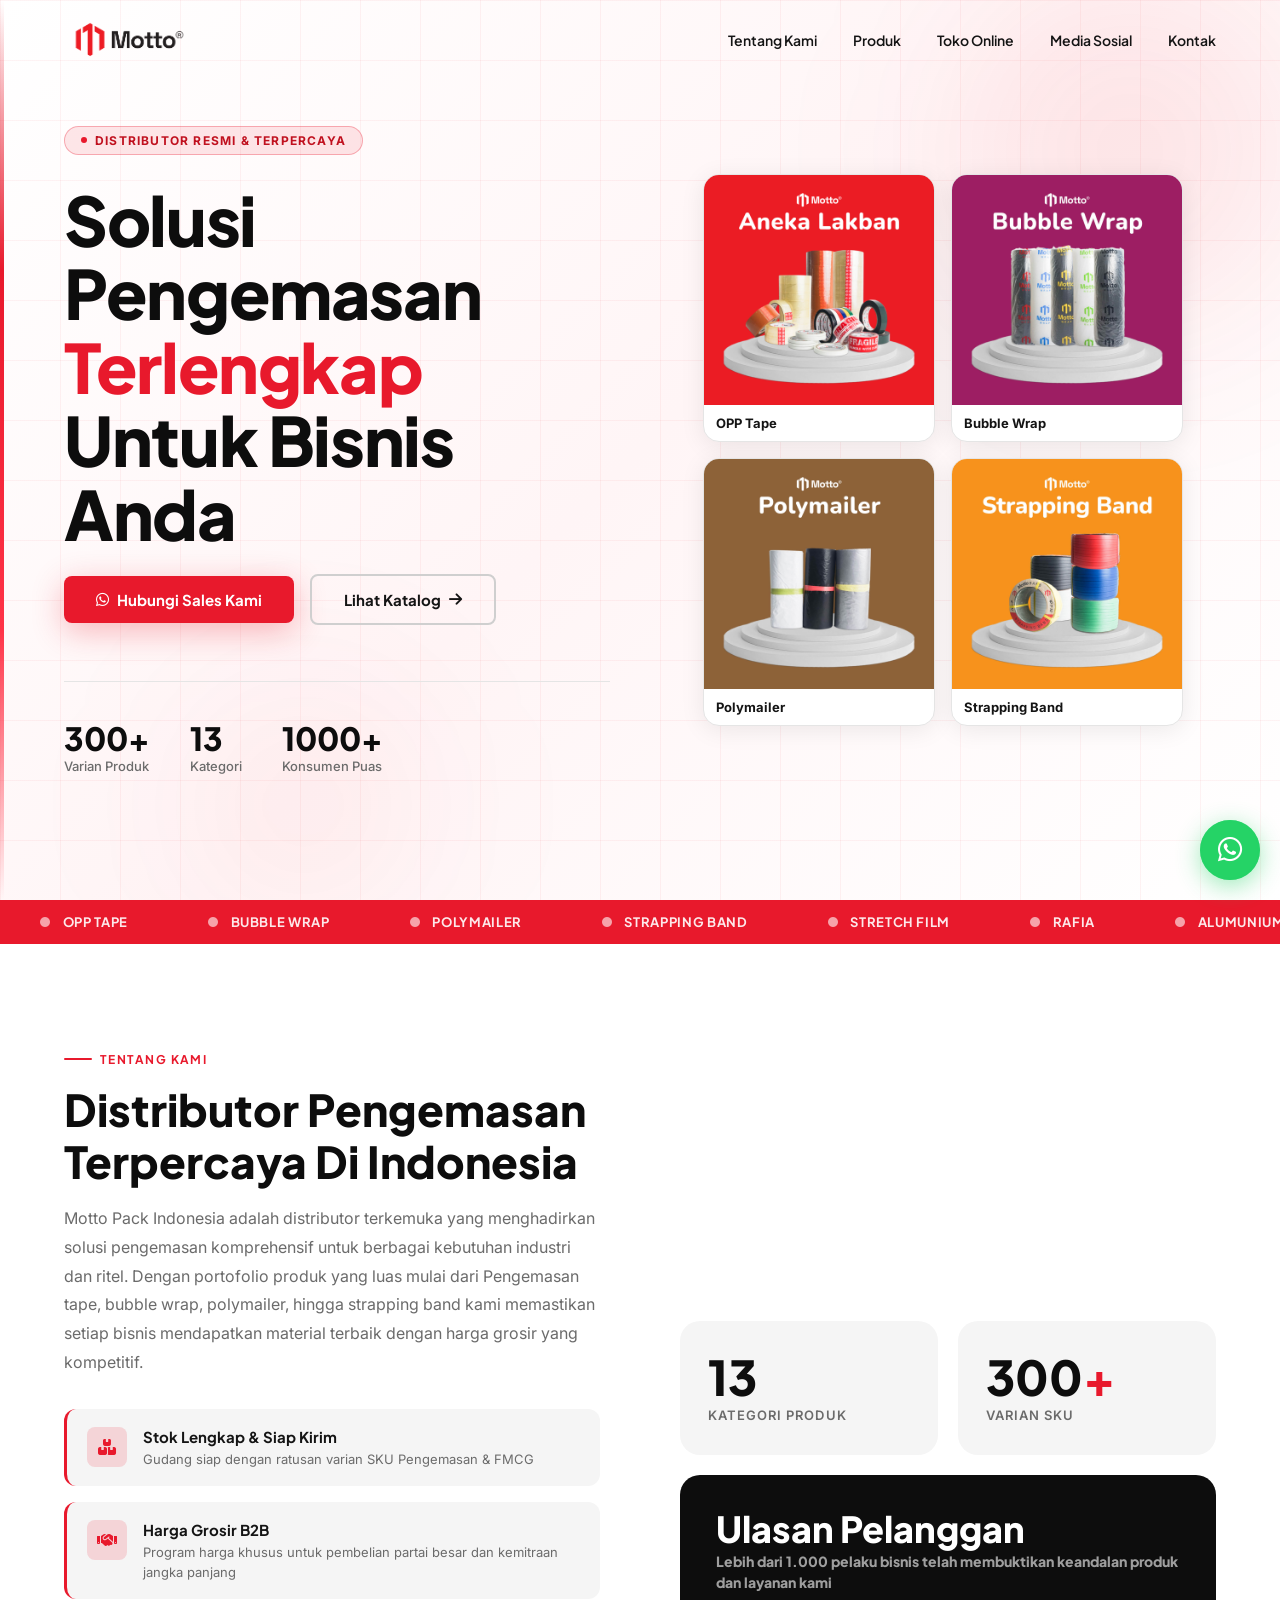
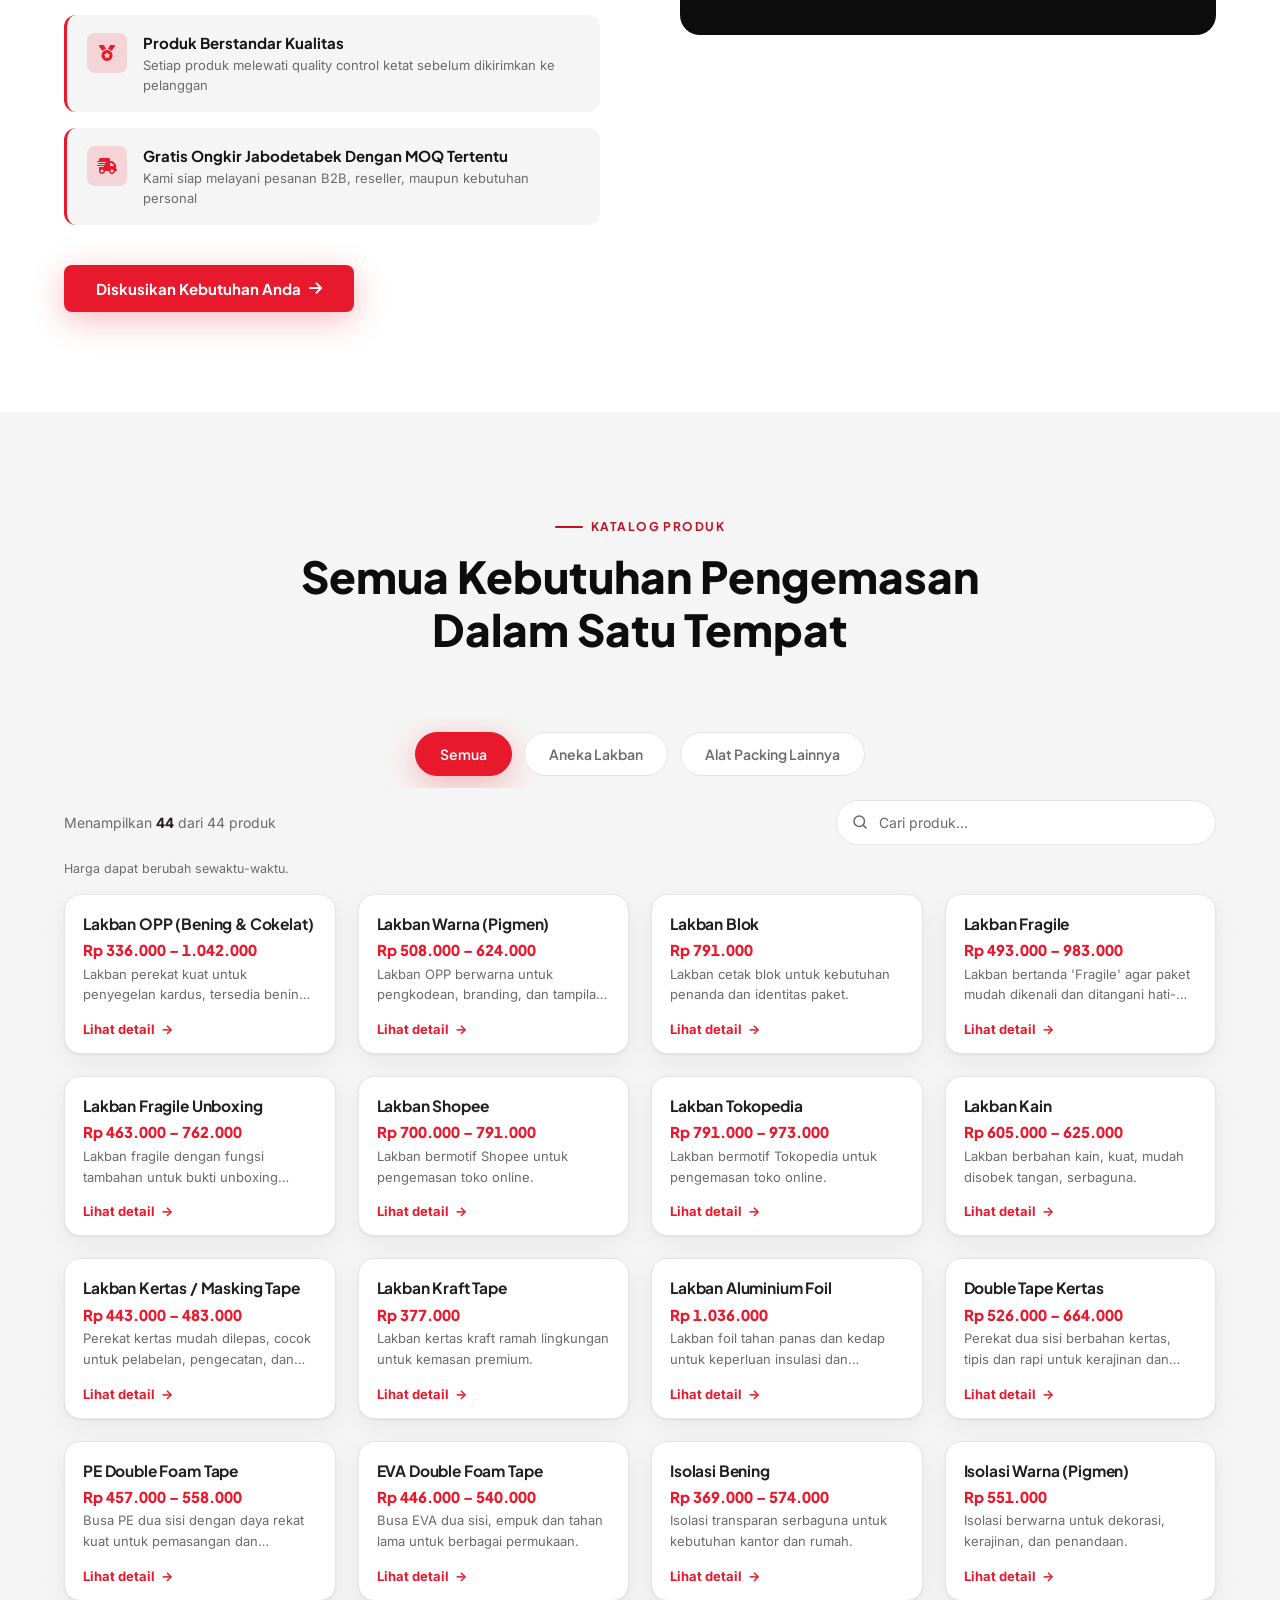
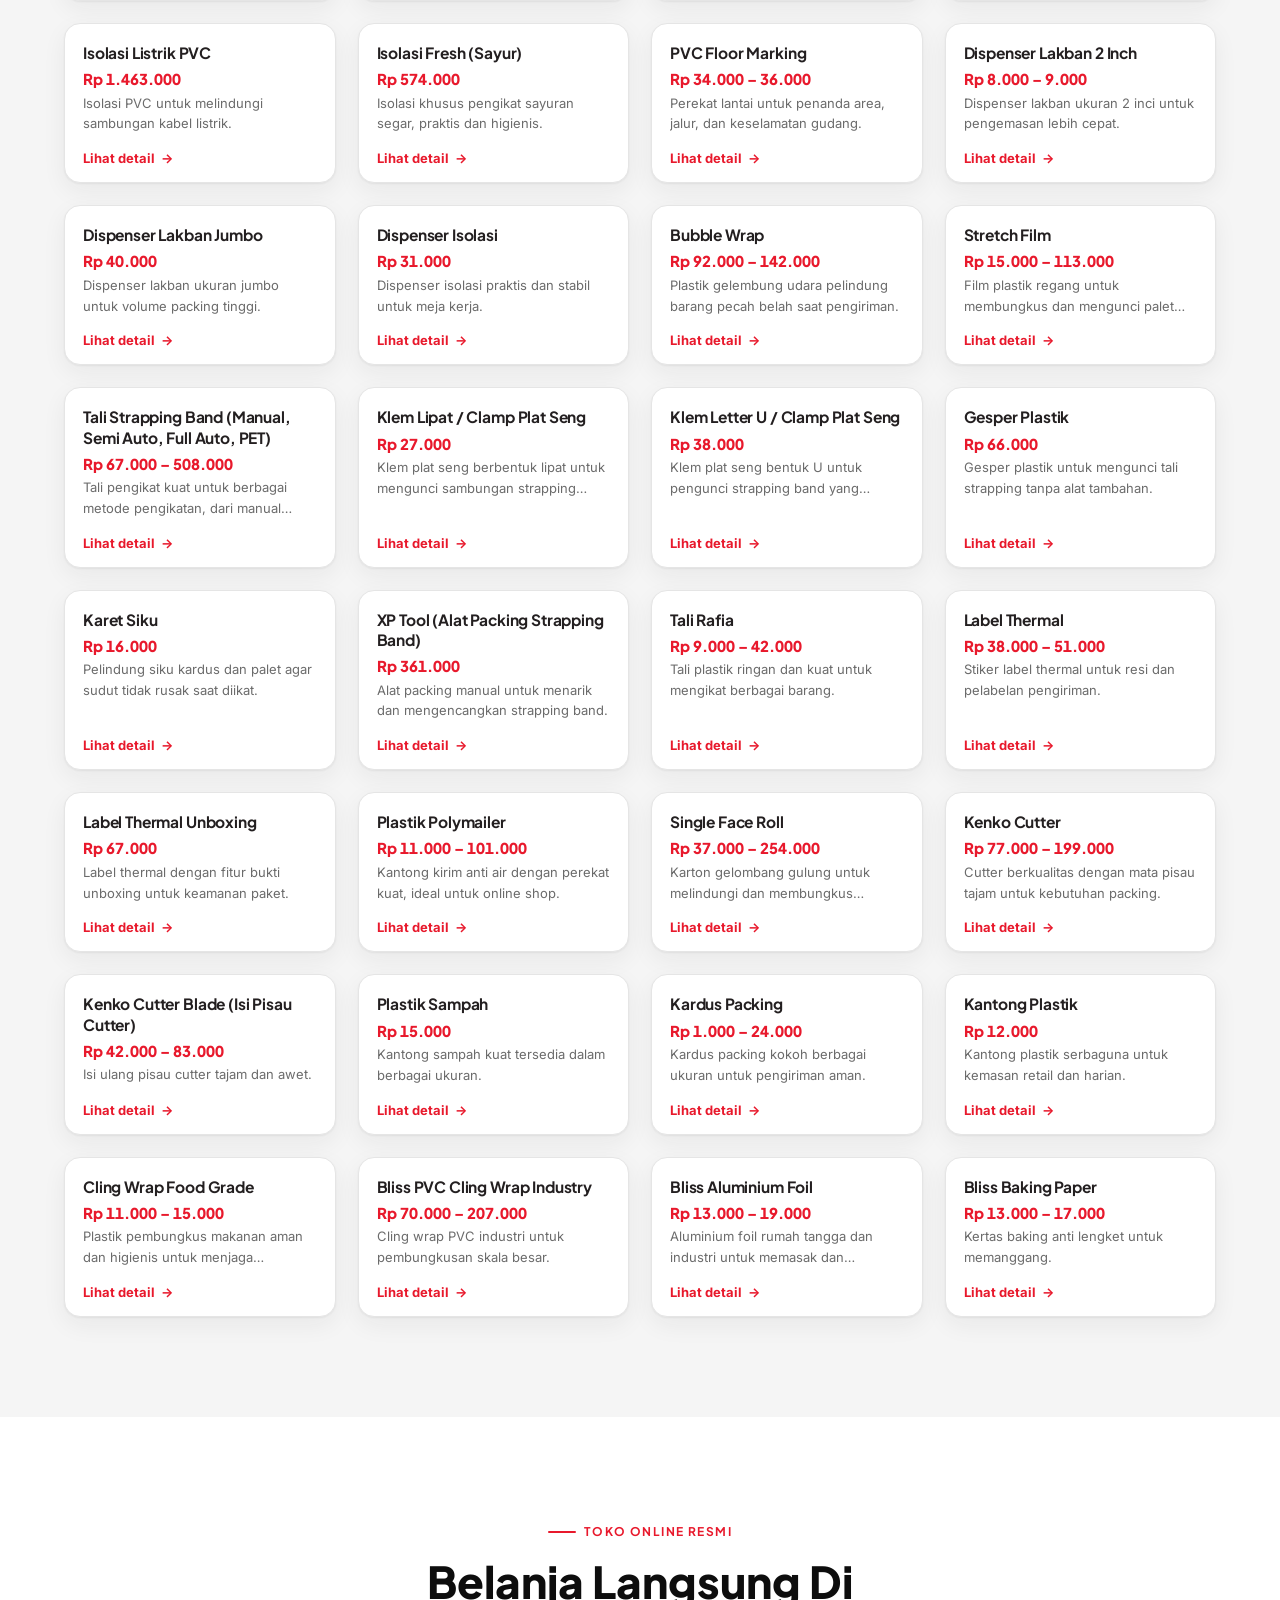
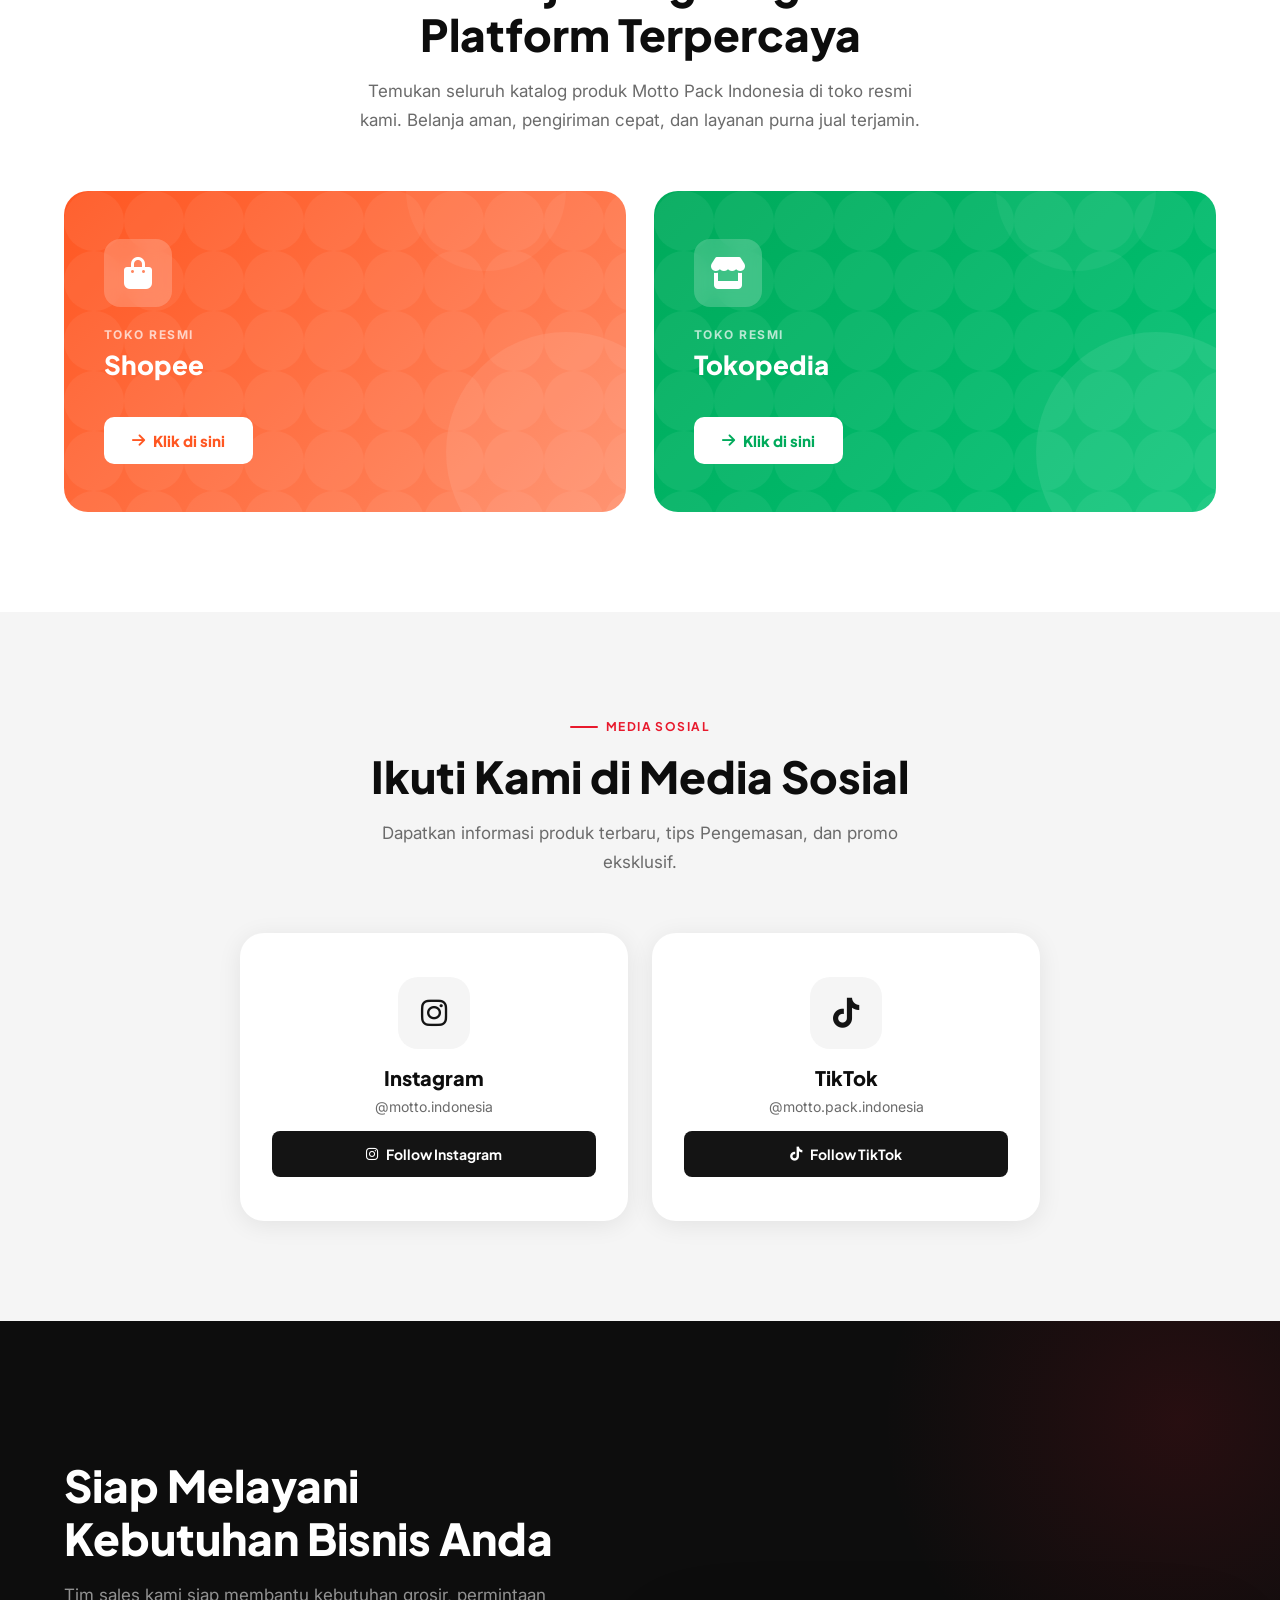
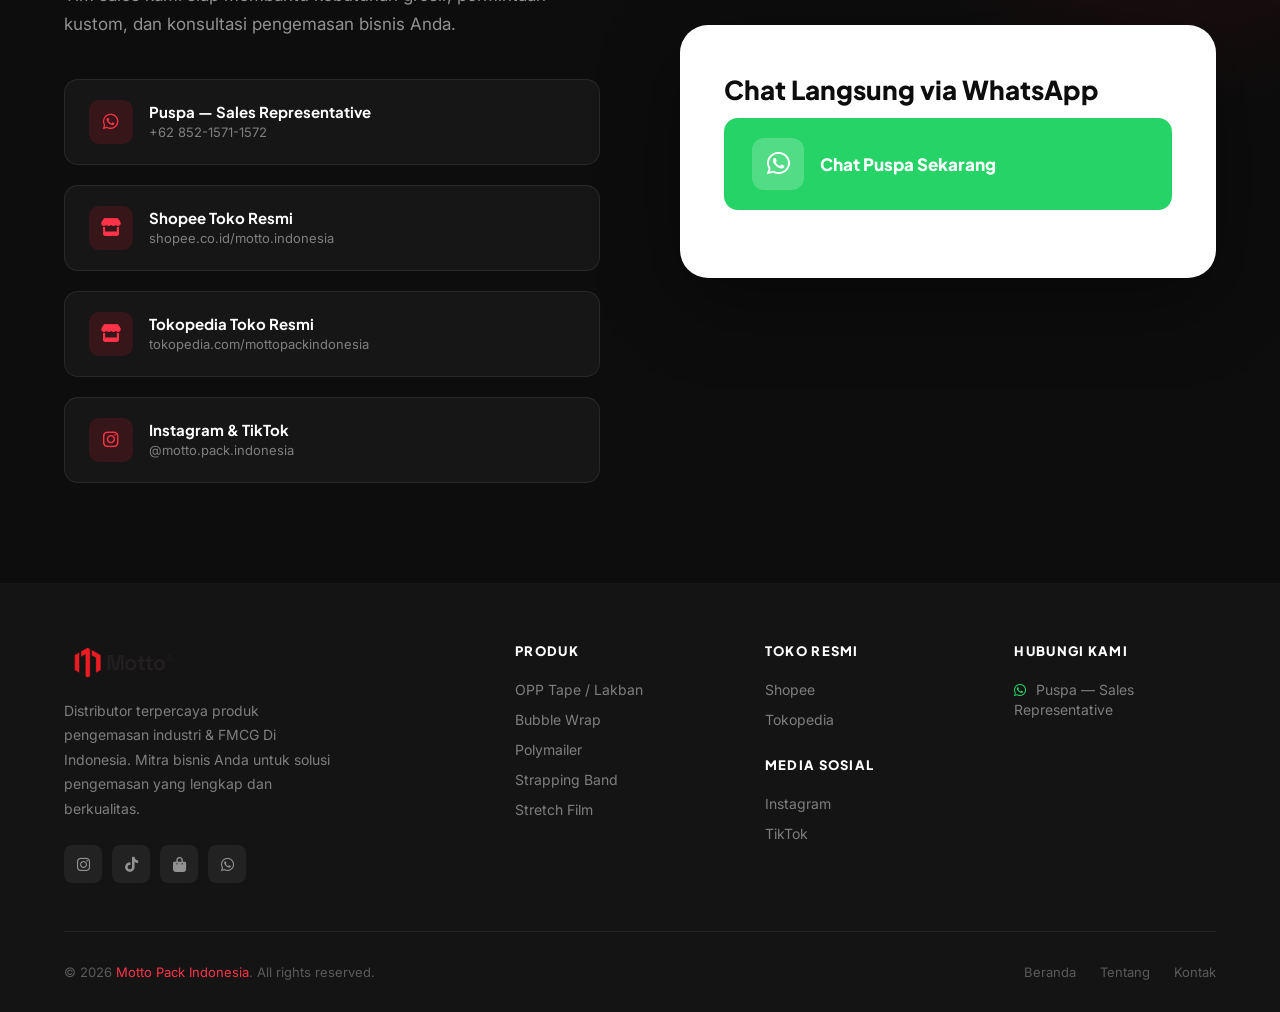
<file: index.html>
<!DOCTYPE html>
<html lang="id">
<head>
  <!-- ============================================================
       Motto Pack Indonesia — Corporate Landing Page
       Version : 1.0
       Author  : Antigravity (AI Assistant)
       Date    : 2026-10-27
  ============================================================ -->
  <meta charset="UTF-8" />
  <meta name="viewport" content="width=device-width, initial-scale=1.0" />
  <meta name="description" content="Motto Pack Indonesia — Distributor terkemuka produk Pengemasan industri & FMCG. Solusi lengkap untuk kebutuhan pengemasan bisnis Anda." />
  <meta name="keywords" content="Pengemasan, lakban, bubble wrap, polymailer, strapping band, stretch film, distributor, FMCG, Indonesia" />
  <title>Motto Pack Indonesia | Distributor Pengemasan & FMCG Terpercaya</title>

  <!-- ── Google Fonts ── -->
  <link rel="preconnect" href="https://fonts.googleapis.com" />
  <link rel="preconnect" href="https://fonts.gstatic.com" crossorigin />
  <link href="https://fonts.googleapis.com/css2?family=Inter:wght@300;400;500;600;700;800;900&family=Plus+Jakarta+Sans:wght@400;500;600;700;800&display=swap" rel="stylesheet" />

  <!-- ── Font Awesome Icons ── -->
  <link rel="stylesheet" href="https://cdnjs.cloudflare.com/ajax/libs/font-awesome/6.5.0/css/all.min.css" />

  <style>
    /* ============================================================
       CSS CUSTOM PROPERTIES — Edit colors/fonts here
    ============================================================ */
    :root {
      /* — Brand Colors — */
      --red-primary   : #E8192C;   /* Motto signature red */
      --red-dark      : #C0111F;   /* Darker red for hover states */
      --red-light     : #FF3347;   /* Lighter red for accents */
      --red-glow      : rgba(232, 25, 44, 0.15);

      /* — Neutral Palette — */
      --dark-900      : #0D0D0D;
      --dark-800      : #141414;
      --dark-700      : #1E1E1E;
      --dark-600      : #2A2A2A;
      --gray-500      : #6B6B6B;
      --gray-400      : #9A9A9A;
      --gray-200      : #E5E5E5;
      --gray-100      : #F5F5F5;
      --white         : #FFFFFF;

      /* — Typography — */
      --font-primary  : 'Plus Jakarta Sans', 'Inter', sans-serif;
      --font-body     : 'Inter', sans-serif;

      /* — Spacing & Layout — */
      --section-py    : 100px;
      --container-max : 1240px;
      --nav-height    : 80px;

      /* — Transitions — */
      --ease-smooth   : cubic-bezier(0.4, 0, 0.2, 1);
      --ease-bounce   : cubic-bezier(0.34, 1.56, 0.64, 1);

      /* — Shadows — */
      --shadow-card   : 0 4px 24px rgba(0,0,0,0.08);
      --shadow-hover  : 0 12px 40px rgba(0,0,0,0.15);
      --shadow-red    : 0 8px 32px rgba(232, 25, 44, 0.30);
    }

    /* ============================================================
       RESET & BASE
    ============================================================ */
    *, *::before, *::after { box-sizing: border-box; margin: 0; padding: 0; }

    html { scroll-behavior: smooth; font-size: 16px; }

    body {
      font-family: var(--font-body);
      color: var(--dark-900);
      background: var(--white);
      overflow-x: hidden;
      -webkit-font-smoothing: antialiased;
    }

    a { text-decoration: none; color: inherit; }
    img { max-width: 100%; display: block; }
    ul { list-style: none; }

    /* ── Utility ── */
    .container {
      width: 90%;
      max-width: var(--container-max);
      margin: 0 auto;
    }

    .section-label {
      display: inline-flex;
      align-items: center;
      gap: 8px;
      font-family: var(--font-primary);
      font-size: 12px;
      font-weight: 700;
      letter-spacing: 0.12em;
      text-transform: uppercase;
      color: var(--red-primary);
      margin-bottom: 16px;
    }
    .section-label::before {
      content: '';
      display: block;
      width: 28px;
      height: 2px;
      background: var(--red-primary);
      border-radius: 2px;
    }

    .section-title {
      font-family: var(--font-primary);
      font-size: clamp(28px, 4vw, 44px);
      font-weight: 800;
      line-height: 1.2;
      color: var(--dark-900);
      margin-bottom: 16px;
    }

    .section-subtitle {
      font-size: 17px;
      line-height: 1.7;
      color: var(--gray-500);
      max-width: 560px;
    }

    /* ── Buttons ── */
    .btn {
      display: inline-flex;
      align-items: center;
      justify-content: center;
      gap: 8px;
      padding: 14px 32px;
      border-radius: 8px;
      font-family: var(--font-primary);
      font-size: 15px;
      font-weight: 700;
      cursor: pointer;
      border: none;
      transition: all 0.3s var(--ease-smooth);
      white-space: nowrap;
    }

    .btn-primary {
      background: var(--red-primary);
      color: var(--white);
      box-shadow: var(--shadow-red);
    }
    .btn-primary:hover {
      background: var(--red-dark);
      transform: translateY(-2px);
      box-shadow: 0 12px 40px rgba(232, 25, 44, 0.45);
    }

    .btn-outline {
      background: transparent;
      color: var(--white);
      border: 2px solid rgba(255,255,255,0.5);
    }
    .btn-outline:hover {
      background: rgba(255,255,255,0.1);
      border-color: var(--white);
      transform: translateY(-2px);
    }

    .btn-dark {
      background: var(--dark-800);
      color: var(--white);
    }
    .btn-dark:hover {
      background: var(--dark-700);
      transform: translateY(-2px);
      box-shadow: 0 8px 24px rgba(0,0,0,0.3);
    }

    /* ── Scroll reveal animation ── */
    .reveal {
      opacity: 0;
      transform: translateY(32px);
      transition: opacity 0.7s var(--ease-smooth), transform 0.7s var(--ease-smooth);
    }
    .reveal.visible {
      opacity: 1;
      transform: translateY(0);
    }
    .reveal-delay-1 { transition-delay: 0.1s; }
    .reveal-delay-2 { transition-delay: 0.2s; }
    .reveal-delay-3 { transition-delay: 0.3s; }
    .reveal-delay-4 { transition-delay: 0.4s; }
    .reveal-delay-5 { transition-delay: 0.5s; }

    /* ============================================================
       NAVBAR
    ============================================================ */
    #navbar {
      position: fixed;
      top: 0; left: 0; right: 0;
      z-index: 1000;
      height: var(--nav-height);
      display: flex;
      align-items: center;
      transition: background 0.4s var(--ease-smooth), box-shadow 0.4s var(--ease-smooth);
      padding: 0;
    }

    #navbar.scrolled {
      background: rgba(255,255,255,0.97);
      backdrop-filter: blur(16px);
      -webkit-backdrop-filter: blur(16px);
      box-shadow: 0 2px 24px rgba(0,0,0,0.08);
    }

    .nav-inner {
      display: flex;
      align-items: center;
      justify-content: space-between;
      width: 100%;
    }

    /* Logo */
    .nav-logo {
      display: flex;
      align-items: center;
      gap: 12px;
      text-decoration: none;
    }
    .nav-logo img {
      height: 44px;
      width: auto;
      object-fit: contain;
    }

    /* Nav Links */
    .nav-links {
      display: flex;
      align-items: center;
      gap: 36px;
    }
    .nav-links a {
      font-family: var(--font-primary);
      font-size: 14px;
      font-weight: 600;
      color: var(--dark-800);
      position: relative;
      transition: color 0.3s;
    }
    #navbar.scrolled .nav-links a { color: var(--dark-800); }
    .nav-links a::after {
      content: '';
      position: absolute;
      left: 0; bottom: -4px;
      width: 0; height: 2px;
      background: var(--red-primary);
      transition: width 0.3s var(--ease-smooth);
      border-radius: 2px;
    }
    .nav-links a:hover::after,
    .nav-links a.active::after { width: 100%; }
    .nav-links a:hover { color: var(--red-primary); }
    #navbar.scrolled .nav-links a:hover { color: var(--red-primary); }

    /* Nav CTA */
    .nav-cta {
      display: flex;
      align-items: center;
      gap: 12px;
    }

    .nav-cta .btn {
      padding: 10px 22px;
      font-size: 14px;
      border-radius: 6px;
    }

    /* Hamburger */
    .nav-hamburger {
      display: none;
      flex-direction: column;
      gap: 5px;
      cursor: pointer;
      padding: 4px;
    }
    .nav-hamburger span {
      display: block;
      width: 24px;
      height: 2px;
      background: var(--dark-800);
      border-radius: 2px;
      transition: all 0.3s var(--ease-smooth);
    }
    #navbar.scrolled .nav-hamburger span { background: var(--dark-800); }

    /* Mobile nav */
    .mobile-menu {
      display: none;
      position: fixed;
      top: var(--nav-height);
      left: 0; right: 0;
      background: var(--white);
      padding: 24px;
      box-shadow: 0 8px 32px rgba(0,0,0,0.12);
      z-index: 999;
      flex-direction: column;
      gap: 20px;
    }
    .mobile-menu.open { display: flex; }
    .mobile-menu a {
      font-family: var(--font-primary);
      font-size: 16px;
      font-weight: 600;
      color: var(--dark-800);
      padding: 8px 0;
      border-bottom: 1px solid var(--gray-200);
    }

    /* ============================================================
       HERO SECTION
    ============================================================ */
    #hero {
      position: relative;
      min-height: 100vh;
      display: flex;
      align-items: center;
      overflow: hidden;
      background: var(--white);
    }

    /* Animated background grid */
    .hero-bg {
      position: absolute;
      inset: 0;
      background:
        linear-gradient(135deg, #FFFFFF 0%, #FFF5F6 50%, #FFFFFF 100%);
    }

    .hero-bg-grid {
      position: absolute;
      inset: 0;
      background-image:
        linear-gradient(rgba(232,25,44,0.05) 1px, transparent 1px),
        linear-gradient(90deg, rgba(232,25,44,0.05) 1px, transparent 1px);
      background-size: 60px 60px;
      animation: gridMove 20s linear infinite;
    }
    @keyframes gridMove {
      0%   { background-position: 0 0, 0 0; }
      100% { background-position: 60px 60px, 60px 60px; }
    }

    /* Red gradient orbs */
    .hero-orb {
      position: absolute;
      border-radius: 50%;
      filter: blur(80px);
      animation: orbFloat 8s ease-in-out infinite;
    }
    .hero-orb-1 {
      width: 500px; height: 500px;
      background: radial-gradient(circle, rgba(232,25,44,0.12) 0%, transparent 70%);
      top: -100px; right: -100px;
      animation-delay: 0s;
    }
    .hero-orb-2 {
      width: 350px; height: 350px;
      background: radial-gradient(circle, rgba(232,25,44,0.08) 0%, transparent 70%);
      bottom: -80px; left: 10%;
      animation-delay: -4s;
    }
    @keyframes orbFloat {
      0%, 100% { transform: translateY(0) scale(1); }
      50%       { transform: translateY(-30px) scale(1.05); }
    }

    /* Red accent bar on left */
    .hero-accent-bar {
      position: absolute;
      left: 0; top: 0; bottom: 0;
      width: 4px;
      background: linear-gradient(180deg, transparent 0%, var(--red-primary) 30%, var(--red-light) 70%, transparent 100%);
    }

    .hero-content {
      position: relative;
      z-index: 2;
      display: grid;
      grid-template-columns: 1fr 1fr;
      gap: 60px;
      align-items: center;
      padding: var(--nav-height) 0 80px;
    }

    .hero-text {}

    .hero-badge {
      display: inline-flex;
      align-items: center;
      gap: 8px;
      background: rgba(232,25,44,0.15);
      border: 1px solid rgba(232,25,44,0.3);
      border-radius: 100px;
      padding: 6px 16px;
      font-size: 12px;
      font-weight: 700;
      letter-spacing: 0.1em;
      text-transform: uppercase;
      color: var(--red-light);
      margin-bottom: 28px;
    }
    .hero-badge .dot {
      width: 6px; height: 6px;
      background: var(--red-light);
      border-radius: 50%;
      animation: pulse 2s ease-in-out infinite;
    }
    @keyframes pulse {
      0%, 100% { opacity: 1; transform: scale(1); }
      50%       { opacity: 0.5; transform: scale(1.5); }
    }

    .hero-headline {
      font-family: var(--font-primary);
      font-size: clamp(36px, 5.5vw, 68px);
      font-weight: 900;
      line-height: 1.08;
      color: var(--dark-900);
      margin-bottom: 24px;
      letter-spacing: -0.02em;
    }
    .hero-headline .accent {
      color: var(--red-primary);
      position: relative;
    }

    .hero-sub {
      font-size: clamp(15px, 1.5vw, 18px);
      line-height: 1.75;
      color: var(--gray-500);
      margin-bottom: 44px;
      max-width: 500px;
    }

    .hero-actions {
      display: flex;
      align-items: center;
      flex-wrap: wrap;
      gap: 16px;
      margin-bottom: 56px;
    }

    .hero-stats {
      display: flex;
      gap: 40px;
      padding-top: 40px;
      border-top: 1px solid var(--gray-200);
    }

    .hero-stat-item {}
    .hero-stat-num {
      font-family: var(--font-primary);
      font-size: 32px;
      font-weight: 900;
      color: var(--dark-900);
      line-height: 1;
      margin-bottom: 4px;
    }
    .hero-stat-num span { color: var(--red-primary); }
    .hero-stat-label {
      font-size: 13px;
      color: var(--gray-500);
      font-weight: 500;
    }

    .hero-outline {
      color: var(--dark-800);
      border-color: var(--gray-200);
    }
    .hero-outline:hover {
      background: var(--gray-100);
      border-color: var(--dark-800);
    }

    /* Hero right visual */
    .hero-visual {
      position: relative;
      display: flex;
      align-items: center;
      justify-content: center;
    }

    .hero-product-grid {
      display: grid;
      grid-template-columns: 1fr 1fr;
      gap: 16px;
      width: 100%;
      max-width: 480px;
    }

    .hero-product-card {
      background: var(--white);
      border: 1px solid var(--gray-200);
      box-shadow: var(--shadow-card);
      border-radius: 16px;
      overflow: hidden;
      transition: transform 0.3s var(--ease-smooth), border-color 0.3s;
      
    }
    .hero-product-card:nth-child(2) { animation-delay: 0s; }
    .hero-product-card:nth-child(3) { animation-delay: 0s; }
    .hero-product-card:nth-child(4) { animation-delay: 0s;}
     {
      transform: translateY(-6px);
      border-color: rgba(232,25,44,0.4);
    }
    @keyframes cardHover {
      0%, 100% { transform: translateY(0); }
      50%       { transform: translateY(-4px); }
    }

    .hero-product-card img {
      width: 100%;
      aspect-ratio: 1;
      object-fit: cover;
    }
    .hero-product-card .card-label {
      padding: 10px 12px;
      font-size: 12px;
      font-weight: 700;
      color: var(--dark-800);
    }

    /* Floating badge on hero visual */
    .hero-float-badge {
      position: absolute;
      bottom: -20px;
      left: -20px;
      background: var(--white);
      border-radius: 12px;
      padding: 14px 20px;
      display: flex;
      align-items: center;
      gap: 12px;
      box-shadow: 0 12px 40px rgba(0,0,0,0.15);
      border: 1px solid var(--gray-200);
      animation: floatBadge 4s ease-in-out infinite;
    }
    @keyframes floatBadge {
      0%, 100% { transform: translateY(0); }
      50%       { transform: translateY(-8px); }
    }
    .hero-float-badge .badge-icon {
      width: 40px; height: 40px;
      background: var(--red-glow);
      border-radius: 8px;
      display: flex;
      align-items: center;
      justify-content: center;
      color: var(--red-primary);
      font-size: 18px;
    }
    .hero-float-badge .badge-text strong {
      display: block;
      font-size: 14px;
      font-weight: 800;
      color: var(--dark-900);
      font-family: var(--font-primary);
    }
    .hero-float-badge .badge-text span {
      font-size: 11px;
      color: var(--gray-500);
    }

    /* ── Scroll indicator ── */
    .hero-scroll {
      position: absolute;
      bottom: 40px;
      left: 50%;
      transform: translateX(-50%);
      display: flex;
      flex-direction: column;
      align-items: center;
      gap: 8px;
      color: var(--gray-400);
      font-size: 11px;
      font-weight: 600;
      letter-spacing: 0.1em;
      text-transform: uppercase;
      z-index: 2;
    }
    .scroll-wheel {
      width: 24px; height: 40px;
      border: 2px solid var(--gray-200);
      border-radius: 12px;
      display: flex;
      justify-content: center;
      padding-top: 6px;
    }
    .scroll-wheel::after {
      content: '';
      width: 4px; height: 8px;
      background: var(--gray-400);
      border-radius: 2px;
      animation: scrollDot 2s ease-in-out infinite;
    }
    @keyframes scrollDot {
      0%   { transform: translateY(0); opacity: 1; }
      100% { transform: translateY(14px); opacity: 0; }
    }

    /* ============================================================
       TRUST BAR / MARQUEE
    ============================================================ */
    #trust-bar {
      background: var(--red-primary);
      padding: 14px 0;
      overflow: hidden;
    }

    .marquee-track {
      display: flex;
      gap: 0;
      animation: marqueeScroll 30s linear infinite;
      width: max-content;
    }

    .marquee-item {
      display: flex;
      align-items: center;
      gap: 12px;
      padding: 0 40px;
      font-family: var(--font-primary);
      font-size: 13px;
      font-weight: 700;
      color: rgba(255,255,255,0.9);
      white-space: nowrap;
      letter-spacing: 0.05em;
      text-transform: uppercase;
    }
    .marquee-item i { color: rgba(255,255,255,0.6); font-size: 10px; }

    @keyframes marqueeScroll {
      0%   { transform: translateX(0); }
      100% { transform: translateX(-50%); }
    }

    /* ============================================================
       ABOUT SECTION
    ============================================================ */
    #about {
      padding: var(--section-py) 0;
      background: var(--white);
    }

    .about-grid {
      display: grid;
      grid-template-columns: 1fr 1fr;
      gap: 80px;
      align-items: center;
    }

    .about-text {}

    .about-body {
      font-size: 16px;
      line-height: 1.8;
      color: var(--gray-500);
      margin-bottom: 32px;
    }

    .about-highlights {
      display: flex;
      flex-direction: column;
      gap: 16px;
      margin-bottom: 40px;
    }

    .about-highlight-item {
      display: flex;
      align-items: flex-start;
      gap: 16px;
      padding: 18px 20px;
      background: var(--gray-100);
      border-radius: 12px;
      border-left: 3px solid var(--red-primary);
      transition: background 0.3s, transform 0.3s;
    }
    .about-highlight-item:hover {
      background: var(--red-glow);
      transform: translateX(4px);
    }
    .about-highlight-item .hl-icon {
      width: 40px; height: 40px;
      min-width: 40px;
      background: var(--red-glow);
      border-radius: 8px;
      display: flex;
      align-items: center;
      justify-content: center;
      color: var(--red-primary);
      font-size: 16px;
    }
    .about-highlight-item .hl-content strong {
      display: block;
      font-family: var(--font-primary);
      font-size: 15px;
      font-weight: 700;
      color: var(--dark-800);
      margin-bottom: 2px;
    }
    .about-highlight-item .hl-content span {
      font-size: 13px;
      color: var(--gray-500);
    }

    /* About right: stat cards */
    .about-visual {
      display: grid;
      grid-template-columns: 1fr 1fr;
      gap: 20px;
    }

    .stat-card {
      background: var(--gray-100);
      border-radius: 20px;
      padding: 32px 28px;
      position: relative;
      overflow: hidden;
      transition: transform 0.3s var(--ease-smooth), box-shadow 0.3s;
    }
    .stat-card::before {
      content: '';
      position: absolute;
      top: 0; left: 0; right: 0;
      height: 3px;
      background: var(--red-primary);
      transform: scaleX(0);
      transform-origin: left;
      transition: transform 0.3s var(--ease-smooth);
    }
    .stat-card:hover::before { transform: scaleX(1); }
    .stat-card:hover {
      transform: translateY(-6px);
      box-shadow: var(--shadow-hover);
    }

    .stat-card.featured {
      background: var(--dark-900);
      grid-column: span 2;
      display: flex;
      align-items: center;
      gap: 28px;
      padding: 36px;
    }
    .stat-card.featured::before { background: var(--red-primary); }

    .stat-card .stat-num {
      font-family: var(--font-primary);
      font-size: 48px;
      font-weight: 900;
      color: var(--dark-900);
      line-height: 1;
      margin-bottom: 6px;
    }
    .stat-card .stat-num span { color: var(--red-primary); }
    .stat-card.featured .stat-num { color: var(--white); font-size: 56px; }

    .stat-card .stat-label {
      font-size: 13px;
      font-weight: 600;
      color: var(--gray-500);
      text-transform: uppercase;
      letter-spacing: 0.08em;
    }
    .stat-card.featured .stat-label { color: rgba(255,255,255,0.5); }

    .stat-card .stat-desc {
      font-size: 14px;
      color: rgba(255,255,255,0.6);
      margin-top: 4px;
      line-height: 1.5;
    }

    .stat-icon {
      font-size: 64px;
      color: rgba(255,255,255,0.05);
      position: absolute;
      right: 20px;
      bottom: 10px;
    }

    /* ============================================================
       PRODUCTS SECTION
    ============================================================ */
    #products {
      padding: var(--section-py) 0;
      background: var(--gray-100);
    }

    .products-header {
      text-align: center;
      margin-bottom: 64px;
    }
    .products-header .section-label { justify-content: center; }
    .products-header .section-subtitle { margin: 0 auto; }

    /* Category tabs */
    .product-tabs {
      display: flex;
      justify-content: center;
      gap: 12px;
      flex-wrap: wrap;
      margin-bottom: 24px;
    }

    .tab-btn {
      padding: 12px 24px;
      border-radius: 100px;
      border: 2px solid var(--gray-200);
      background: var(--white);
      font-family: var(--font-primary);
      font-size: 14px;
      font-weight: 600;
      color: var(--gray-500);
      cursor: pointer;
      transition: all 0.3s var(--ease-smooth);
    }
    .tab-btn:hover,
    .tab-btn.active {
      background: var(--red-primary);
      border-color: var(--red-primary);
      color: var(--white);
      box-shadow: var(--shadow-red);
    }

    /* ── Katalog produk (prefix kt-) ── */
    #products, .kt-overlay {
      --kt-navy: #231f20;
      --kt-navy-2: #3d3738;
      --kt-line: var(--gray-200);
      --kt-soft: var(--gray-100);
      --kt-muted: var(--gray-500);
      --kt-accent: var(--red-primary);
      --kt-accent-d: var(--red-dark);
      --kt-shadow: 0 1px 2px rgba(35,31,32,.06), 0 8px 24px rgba(35,31,32,.06);
      --kt-shadow-h: 0 2px 4px rgba(35,31,32,.08), 0 16px 36px rgba(35,31,32,.14);
    }

    .kt-intro {
      text-align: center;
      color: var(--kt-muted);
      font-size: 15px;
      max-width: 640px;
      margin: 0 auto 24px;
    }

    .kt-toolbar {
      display: flex;
      align-items: center;
      justify-content: space-between;
      gap: 16px;
      flex-wrap: wrap;
      margin-bottom: 26px;
    }
    .kt-count { font-size: 14px; color: var(--kt-muted); }
    .kt-count b { color: var(--kt-navy); }
    .kt-search { position: relative; flex: 1; max-width: 380px; min-width: 220px; }
    .kt-search input {
      width: 100%;
      padding: 12px 16px 12px 42px;
      border: 1px solid var(--kt-line);
      border-radius: 999px;
      font: inherit;
      font-size: 14px;
      background: var(--white);
      transition: .2s;
    }
    .kt-search input:focus {
      outline: 0;
      border-color: var(--kt-navy-2);
      box-shadow: 0 0 0 4px rgba(61,55,56,.1);
    }
    .kt-search svg {
      position: absolute; left: 15px; top: 50%; transform: translateY(-50%);
      width: 18px; height: 18px; stroke: var(--kt-muted); fill: none;
      stroke-width: 2; stroke-linecap: round; pointer-events: none;
    }

    .kt-grid {
      display: grid;
      grid-template-columns: repeat(auto-fill, minmax(240px, 1fr));
      gap: 22px;
    }
    .kt-card {
      display: flex; flex-direction: column; width: 100%;
      text-align: left; font: inherit; color: inherit; cursor: pointer;
      background: var(--white);
      border: 1px solid var(--kt-line);
      border-radius: 16px;
      overflow: hidden;
      box-shadow: var(--kt-shadow);
      transition: transform .35s var(--ease-smooth), opacity .5s var(--ease-smooth), box-shadow .35s var(--ease-smooth), border-color .35s;
      opacity: 0;
      transform: translateY(18px);
    }
    .kt-card.in { opacity: 1; transform: none; }
    .kt-card:focus-visible { outline: 0; box-shadow: 0 0 0 3px var(--kt-accent), var(--kt-shadow-h); }
    @media (hover: hover) {
      .kt-card:hover { transform: translateY(-6px); box-shadow: var(--kt-shadow-h); border-color: #cfd8e3; }
      .kt-card:hover .kt-thumb img { transform: scale(1.05); }
      .kt-card:hover .kt-more i { transform: translateX(5px); }
    }
    .kt-thumb {
      position: relative; aspect-ratio: 1 / 1; overflow: hidden;
      background: linear-gradient(135deg, var(--kt-soft), #e9eef5);
      display: grid; place-items: center;
    }
    .kt-thumb svg { width: 54px; height: 54px; stroke: var(--kt-navy-2); opacity: .75; fill: none; stroke-width: 1.5; stroke-linecap: round; stroke-linejoin: round; }
    .kt-thumb img {
      position: absolute; inset: 0; width: 100%; height: 100%;
      object-fit: cover; transition: transform .5s var(--ease-smooth);
    }
    .kt-num {
      position: absolute; top: 12px; left: 12px;
      font-size: 11px; font-weight: 700; color: var(--kt-navy);
      background: var(--white); border-radius: 999px; padding: 3px 10px;
      box-shadow: 0 1px 4px rgba(0,0,0,.08);
    }
    .kt-body { padding: 18px 18px 16px; display: flex; flex-direction: column; gap: 6px; flex: 1; }
    .kt-body h3 { font-family: var(--font-primary); font-size: 16px; line-height: 1.3; color: var(--kt-navy); letter-spacing: -.01em; }
    .kt-body p {
      font-size: 13px; line-height: 1.6; color: var(--kt-muted);
      display: -webkit-box; -webkit-line-clamp: 2; -webkit-box-orient: vertical; overflow: hidden;
    }
    .kt-more {
      margin-top: auto; padding-top: 10px; font-size: 13px; font-weight: 700;
      color: var(--kt-accent); display: flex; align-items: center; gap: 6px;
    }
    .kt-more i { font-style: normal; transition: transform .25s; }
    .kt-price { font-family: var(--font-primary); font-size: 14px; font-weight: 800; color: var(--kt-accent); line-height: 1.3; }
    .kt-note { font-size: 12.5px; color: var(--kt-muted); margin: -10px 0 18px; }
    .kt-m-price { margin-top: 10px; font-family: var(--font-primary); font-size: 20px; font-weight: 800; color: var(--kt-accent); }
    .kt-empty { grid-column: 1 / -1; text-align: center; color: var(--kt-muted); padding: 60px 0; }

    /* Modal detail produk */
    body.kt-lock { overflow: hidden; }
    .kt-overlay {
      position: fixed; inset: 0; z-index: 2000;
      background: rgba(20,17,18,.55);
      -webkit-backdrop-filter: blur(4px); backdrop-filter: blur(4px);
      display: grid; place-items: center; padding: 20px;
      opacity: 0; visibility: hidden; transition: opacity .3s, visibility .3s;
    }
    .kt-overlay.open { opacity: 1; visibility: visible; }
    .kt-modal {
      position: relative; width: min(760px, 100%);
      max-height: 90vh; max-height: 90dvh; overflow: auto;
      background: var(--white); border-radius: 20px;
      box-shadow: 0 30px 80px rgba(0,0,0,.3);
      display: grid; grid-template-columns: 1fr 1.2fr;
      transform: translateY(24px) scale(.97);
      transition: transform .4s var(--ease-smooth);
    }
    .kt-overlay.open .kt-modal { transform: none; }
    .kt-m-visual {
      background: linear-gradient(135deg, var(--kt-navy), var(--kt-navy-2));
      display: grid; place-items: center; min-height: 240px; position: relative;
    }
    .kt-m-visual svg { width: 96px; height: 96px; stroke: #fff; opacity: .9; fill: none; stroke-width: 1.5; stroke-linecap: round; stroke-linejoin: round; }
    .kt-m-visual img { position: absolute; inset: 0; width: 100%; height: 100%; object-fit: cover; }
    .kt-m-body { padding: 34px 30px; }
    .kt-m-eyebrow { display: inline-block; font-size: 12px; font-weight: 700; letter-spacing: .16em; text-transform: uppercase; color: var(--kt-accent); margin-bottom: 8px; }
    .kt-m-body h2 { font-family: var(--font-primary); font-size: 24px; line-height: 1.2; color: var(--kt-navy); letter-spacing: -.02em; }
    .kt-m-body > p { margin-top: 12px; color: var(--kt-muted); font-size: 15px; line-height: 1.6; }
    .kt-specs { margin: 18px 0 22px; border-top: 1px solid var(--kt-line); }
    .kt-specs div { display: flex; justify-content: space-between; gap: 12px; padding: 10px 0; border-bottom: 1px solid var(--kt-line); font-size: 14px; }
    .kt-specs dt { color: var(--kt-muted); }
    .kt-specs dd { font-weight: 600; color: var(--kt-navy); text-align: right; }
    .kt-close {
      position: absolute; top: 14px; right: 14px; z-index: 2;
      width: 40px; height: 40px; border-radius: 50%; border: 0;
      background: var(--white); color: var(--kt-navy); font-size: 22px; line-height: 1; cursor: pointer;
      box-shadow: 0 2px 10px rgba(0,0,0,.15); transition: .2s;
    }
    .kt-close:hover { transform: rotate(90deg); background: var(--kt-soft); }

    @media (max-width: 720px) {
      .kt-grid { grid-template-columns: repeat(2, 1fr); gap: 14px; }
      .kt-body { padding: 14px 14px 12px; }
      .kt-body p { display: none; }
      .kt-toolbar { flex-direction: column; align-items: stretch; }
      .kt-search { max-width: none; }
      .kt-count { text-align: center; }
      .kt-modal { grid-template-columns: 1fr; }
      .kt-m-visual { min-height: 0; aspect-ratio: 1 / 1; max-height: 320px; }
      .kt-m-body { padding: 24px 20px; }
    }
    @media (max-width: 380px) { .kt-grid { grid-template-columns: 1fr; } }
    @media (prefers-reduced-motion: reduce) {
      .kt-card { opacity: 1; transform: none; transition: none; }
      .kt-overlay, .kt-modal { transition: none; }
    }

    /* ============================================================
       E-COMMERCE SECTION
    ============================================================ */
    #ecommerce {
      padding: var(--section-py) 0;
      background: var(--white);
    }

    .ecommerce-header .section-label { justify-content: center; }
    .ecommerce-header .section-subtitle { margin: 0 auto; }

    .ecommerce-grid {
      display: grid;
      grid-template-columns: 1fr 1fr;
      gap: 28px;
      margin-top: 56px;
    }

    .store-card {
      position: relative;
      border-radius: 24px;
      overflow: hidden;
      padding: 48px 40px;
      display: flex;
      flex-direction: column;
      align-items: flex-start;
      gap: 20px;
      transition: transform 0.3s var(--ease-smooth), box-shadow 0.3s;
    }
    .store-card:hover {
      transform: translateY(-6px);
      box-shadow: var(--shadow-hover);
    }

    /* Shopee card */
    .store-card.shopee {
      background: linear-gradient(135deg, #FF5722 0%, #FF8A65 100%);
    }
    /* Tokopedia card */
    .store-card.tokopedia {
      background: linear-gradient(135deg, #00AA5B 0%, #00C273 100%);
    }

    .store-card::before {
      content: '';
      position: absolute;
      inset: 0;
      background: url("data:image/svg+xml,%3Csvg width='60' height='60' viewBox='0 0 60 60' xmlns='http://www.w3.org/2000/svg'%3E%3Cg fill='none' fill-rule='evenodd'%3E%3Cg fill='%23ffffff' fill-opacity='0.06'%3E%3Ccircle cx='30' cy='30' r='30'/%3E%3C/g%3E%3C/g%3E%3C/svg%3E") repeat;
    }

    .store-platform-icon {
      position: relative;
      width: 68px; height: 68px;
      background: rgba(255,255,255,0.2);
      border-radius: 16px;
      display: flex;
      align-items: center;
      justify-content: center;
      font-size: 32px;
      color: var(--white);
      backdrop-filter: blur(8px);
    }

    .store-card-content { position: relative; }
    .store-card-platform {
      font-size: 12px;
      font-weight: 700;
      letter-spacing: 0.12em;
      text-transform: uppercase;
      color: rgba(255,255,255,0.7);
      margin-bottom: 6px;
    }
    .store-card-title {
      font-family: var(--font-primary);
      font-size: 26px;
      font-weight: 800;
      color: var(--white);
      margin-bottom: 8px;
    }
    .store-card-desc {
      font-size: 14px;
      color: rgba(255,255,255,0.75);
      line-height: 1.6;
    }

    .store-card-link {
      position: relative;
      display: inline-flex;
      align-items: center;
      gap: 8px;
      background: var(--white);
      border-radius: 10px;
      padding: 14px 28px;
      font-family: var(--font-primary);
      font-size: 15px;
      font-weight: 800;
      transition: all 0.3s var(--ease-smooth);
      margin-top: 8px;
    }
    .store-card.shopee  .store-card-link { color: #FF5722; }
    .store-card.tokopedia .store-card-link { color: #00AA5B; }
    .store-card-link:hover {
      transform: translateX(4px);
      box-shadow: 0 8px 24px rgba(0,0,0,0.2);
    }

    /* Decorative circle */
    .store-card-circle {
      position: absolute;
      right: -60px; bottom: -60px;
      width: 240px; height: 240px;
      border-radius: 50%;
      background: rgba(255,255,255,0.08);
    }
    .store-card-circle-2 {
      position: absolute;
      right: 60px; top: -80px;
      width: 160px; height: 160px;
      border-radius: 50%;
      background: rgba(255,255,255,0.05);
    }

    /* ============================================================
       Media Sosial SECTION
    ============================================================ */
    #social {
      padding: var(--section-py) 0;
      background: var(--gray-100);
    }

    .social-header {
      text-align: center;
      margin-bottom: 56px;
    }
    .social-header .section-label { justify-content: center; }
    .social-header .section-subtitle { margin: 0 auto; }

    .social-grid {
      display: grid;
      grid-template-columns: 1fr 1fr;
      gap: 24px;
      max-width: 800px;
      margin: 0 auto;
    }

    .social-card {
      display: flex;
      flex-direction: column;
      align-items: center;
      gap: 16px;
      padding: 44px 32px;
      border-radius: 24px;
      background: var(--white);
      box-shadow: var(--shadow-card);
      text-align: center;
      transition: transform 0.3s var(--ease-smooth), box-shadow 0.3s;
      cursor: pointer;
    }
    .social-card:hover {
      transform: translateY(-8px);
      box-shadow: var(--shadow-hover);
    }

    .social-card.instagram:hover .social-icon-wrap { background: linear-gradient(135deg, #833ab4, #fd1d1d, #fcb045); color: white; }
    .social-card.tiktok:hover .social-icon-wrap { background: #000000; color: white; }

    .social-icon-wrap {
      width: 72px; height: 72px;
      border-radius: 20px;
      display: flex;
      align-items: center;
      justify-content: center;
      font-size: 30px;
      background: var(--gray-100);
      color: var(--dark-800);
      transition: all 0.3s var(--ease-smooth);
    }

    .social-card-name {
      font-family: var(--font-primary);
      font-size: 20px;
      font-weight: 800;
      color: var(--dark-900);
    }
    .social-card-handle {
      font-size: 14px;
      color: var(--gray-500);
      margin-top: -8px;
    }
    .social-card-desc {
      font-size: 13px;
      color: var(--gray-400);
      line-height: 1.6;
    }
    .social-card .btn {
      width: 100%;
      font-size: 14px;
    }

    /* ============================================================
       CONTACT / SALES SECTION
    ============================================================ */
    #contact {
      padding: var(--section-py) 0;
      background: var(--dark-900);
      position: relative;
      overflow: hidden;
    }

    .contact-bg-orb {
      position: absolute;
      width: 600px; height: 600px;
      border-radius: 50%;
      background: radial-gradient(circle, rgba(232,25,44,0.12) 0%, transparent 70%);
      top: -200px; right: -200px;
      pointer-events: none;
    }

    .contact-inner {
      position: relative;
      z-index: 2;
      display: grid;
      grid-template-columns: 1fr 1fr;
      gap: 80px;
      align-items: center;
    }

    .contact-text .section-title { color: var(--white); }
    .contact-text .section-subtitle { color: rgba(255,255,255,0.55); }

    .contact-details {
      display: flex;
      flex-direction: column;
      gap: 20px;
      margin-top: 40px;
    }

    .contact-detail-item {
      display: flex;
      align-items: center;
      gap: 16px;
      padding: 20px 24px;
      background: rgba(255,255,255,0.04);
      border: 1px solid rgba(255,255,255,0.08);
      border-radius: 14px;
      transition: background 0.3s, border-color 0.3s;
    }
    .contact-detail-item:hover {
      background: rgba(232,25,44,0.08);
      border-color: rgba(232,25,44,0.2);
    }
    .contact-detail-item .ci-icon {
      width: 44px; height: 44px;
      min-width: 44px;
      background: rgba(232,25,44,0.15);
      border-radius: 10px;
      display: flex;
      align-items: center;
      justify-content: center;
      color: var(--red-light);
      font-size: 18px;
    }
    .contact-detail-item .ci-text strong {
      display: block;
      font-family: var(--font-primary);
      font-size: 15px;
      font-weight: 700;
      color: var(--white);
    }
    .contact-detail-item .ci-text span {
      font-size: 13px;
      color: rgba(255,255,255,0.45);
    }

    /* CTA card */
    .contact-cta-card {
      background: var(--white);
      border-radius: 28px;
      padding: 48px 44px;
      box-shadow: 0 24px 80px rgba(0,0,0,0.4);
    }

    .contact-cta-card h3 {
      font-family: var(--font-primary);
      font-size: 26px;
      font-weight: 800;
      color: var(--dark-900);
      margin-bottom: 12px;
    }

    .contact-cta-card p {
      font-size: 15px;
      color: var(--gray-500);
      line-height: 1.7;
      margin-bottom: 32px;
    }

    .wa-contact-btn {
      display: flex;
      align-items: center;
      gap: 16px;
      background: #25D366;
      border-radius: 14px;
      padding: 20px 28px;
      width: 100%;
      text-decoration: none;
      transition: all 0.3s var(--ease-smooth);
      margin-bottom: 20px;
    }
    .wa-contact-btn:hover {
      background: #20ba59;
      transform: translateY(-2px);
      box-shadow: 0 12px 32px rgba(37,211,102,0.35);
    }

    .wa-icon {
      width: 52px; height: 52px;
      background: rgba(255,255,255,0.2);
      border-radius: 12px;
      display: flex;
      align-items: center;
      justify-content: center;
      font-size: 26px;
      color: var(--white);
      flex-shrink: 0;
    }
    .wa-text strong {
      display: block;
      font-family: var(--font-primary);
      font-size: 17px;
      font-weight: 800;
      color: var(--white);
    }
    .wa-text span {
      font-size: 13px;
      color: rgba(255,255,255,0.75);
    }

    .contact-note {
      display: flex;
      align-items: center;
      gap: 8px;
      font-size: 13px;
      color: var(--gray-500);
    }
    .contact-note i { color: #25D366; }

    /* ============================================================
       FOOTER
    ============================================================ */
    #footer {
      background: var(--dark-800);
      padding: 60px 0 32px;
    }

    .footer-grid {
      display: grid;
      grid-template-columns: 2fr 1fr 1fr 1fr;
      gap: 48px;
      padding-bottom: 48px;
      border-bottom: 1px solid rgba(255,255,255,0.08);
      margin-bottom: 32px;
    }

    .footer-brand {}
    .footer-logo {
      display: flex;
      align-items: center;
      gap: 12px;
      margin-bottom: 16px;
    }
    .footer-logo img { height: 40px; }

    .footer-desc {
      font-size: 14px;
      color: rgba(255,255,255,0.45);
      line-height: 1.75;
      margin-bottom: 24px;
      max-width: 280px;
    }

    .footer-social {
      display: flex;
      gap: 10px;
    }
    .footer-social a {
      width: 38px; height: 38px;
      border-radius: 8px;
      background: rgba(255,255,255,0.06);
      display: flex;
      align-items: center;
      justify-content: center;
      color: rgba(255,255,255,0.5);
      font-size: 15px;
      transition: all 0.3s;
    }
    .footer-social a:hover {
      background: var(--red-primary);
      color: var(--white);
      transform: translateY(-2px);
    }

    .footer-col-title {
      font-family: var(--font-primary);
      font-size: 13px;
      font-weight: 800;
      letter-spacing: 0.1em;
      text-transform: uppercase;
      color: var(--white);
      margin-bottom: 20px;
    }

    .footer-links {
      display: flex;
      flex-direction: column;
      gap: 10px;
    }
    .footer-links a {
      font-size: 14px;
      color: rgba(255,255,255,0.45);
      transition: color 0.2s;
    }
    .footer-links a:hover { color: var(--red-light); }

    .footer-bottom {
      display: flex;
      align-items: center;
      justify-content: space-between;
      flex-wrap: wrap;
      gap: 12px;
    }

    .footer-copy {
      font-size: 13px;
      color: rgba(255,255,255,0.3);
    }
    .footer-copy a { color: var(--red-light); }

    .footer-bottom-links {
      display: flex;
      gap: 24px;
    }
    .footer-bottom-links a {
      font-size: 13px;
      color: rgba(255,255,255,0.3);
      transition: color 0.2s;
    }
    .footer-bottom-links a:hover { color: var(--white); }

    /* ============================================================
       FLOATING WHATSAPP BUTTON
    ============================================================ */
    #wa-float {
      position: fixed;
      right: 28px;
      bottom: 28px;
      z-index: 900;
      display: flex;
      flex-direction: column;
      align-items: flex-end;
      gap: 12px;
    }

    .wa-float-tooltip {
      background: var(--dark-900);
      color: var(--white);
      font-size: 13px;
      font-weight: 600;
      padding: 8px 14px;
      border-radius: 8px;
      white-space: nowrap;
      box-shadow: 0 4px 16px rgba(0,0,0,0.25);
      opacity: 0;
      transform: translateX(10px);
      transition: all 0.3s var(--ease-smooth);
      pointer-events: none;
    }
    #wa-float:hover .wa-float-tooltip {
      opacity: 1;
      transform: translateX(0);
    }

    .wa-float-btn {
      width: 60px; height: 60px;
      background: #25D366;
      border-radius: 50%;
      display: flex;
      align-items: center;
      justify-content: center;
      font-size: 28px;
      color: var(--white);
      box-shadow: 0 6px 24px rgba(37,211,102,0.45);
      transition: transform 0.3s var(--ease-bounce), box-shadow 0.3s;
      animation: waBounce 3s ease-in-out infinite;
    }
    .wa-float-btn:hover {
      transform: scale(1.12);
      box-shadow: 0 10px 36px rgba(37,211,102,0.6);
      animation: none;
    }
    @keyframes waBounce {
      0%, 100% { transform: translateY(0); }
      50%       { transform: translateY(-6px); }
    }

    /* Ping ring */
    .wa-float-btn::before {
      content: '';
      position: absolute;
      width: 60px; height: 60px;
      border-radius: 50%;
      border: 2px solid rgba(37,211,102,0.5);
      animation: waPing 2s ease-out infinite;
    }
    @keyframes waPing {
      0%   { transform: scale(1); opacity: 0.8; }
      100% { transform: scale(1.8); opacity: 0; }
    }

    /* ============================================================
       RESPONSIVE — TABLET (≤ 1024px)
    ============================================================ */
    @media (max-width: 1024px) {
      .hero-content { grid-template-columns: 1fr; text-align: center; }
      .hero-text { order: 1; }
      .hero-visual { order: 2; max-width: 440px; margin: 0 auto; }
      .hero-sub { margin: 0 auto 44px; }
      .hero-actions { justify-content: center; }
      .hero-stats { justify-content: center; }

      .about-grid { grid-template-columns: 1fr; gap: 48px; }
      .about-visual { max-width: 500px; margin: 0 auto; }

      .footer-grid { grid-template-columns: 1fr 1fr; gap: 32px; }
    }

    /* ============================================================
       RESPONSIVE — MOBILE (≤ 768px)
    ============================================================ */
    @media (max-width: 768px) {
      :root { --section-py: 72px; }

      /* Nav */
      .nav-links, .nav-cta { display: none; }
      .nav-hamburger { display: flex; }

      /* Hero */
      .hero-product-grid { grid-template-columns: 1fr 1fr; max-width: 320px; }
      .hero-float-badge { display: none; }
      .hero-stats { gap: 24px; flex-wrap: wrap; }

      /* E-commerce */
      .ecommerce-grid { grid-template-columns: 1fr; }
      .store-card { padding: 36px 28px; }

      /* Social */
      .social-grid { grid-template-columns: 1fr 1fr; }

      /* Contact */
      .contact-inner { grid-template-columns: 1fr; gap: 48px; }

      /* Footer */
      .footer-grid { grid-template-columns: 1fr; gap: 32px; }
      .footer-bottom { flex-direction: column; text-align: center; }
      .footer-bottom-links { justify-content: center; }
    }

    /* ============================================================
       RESPONSIVE — SMALL MOBILE (≤ 480px)
    ============================================================ */
    @media (max-width: 480px) {
      .social-grid { grid-template-columns: 1fr; }
      .hero-stats { flex-direction: column; gap: 16px; align-items: flex-start; }
      .store-card { padding: 28px 22px; }
      .contact-cta-card { padding: 32px 24px; }
    }


    /* ============================================================
       UI/UX REFINEMENT LAYER
       Lapisan penyempurnaan visual & interaksi. Struktur, konten, warna brand,
       font, dan data tidak diubah. Hapus blok ini untuk kembali ke tampilan awal.
    ============================================================ */

    /* — Aksesibilitas: fokus keyboard terlihat di semua elemen interaktif — */
    :focus-visible { outline: 3px solid var(--red-primary); outline-offset: 3px; border-radius: 6px; }
    .btn:focus-visible, .tab-btn:focus-visible { outline-offset: 3px; border-radius: 100px; }
    .btn:focus-visible { border-radius: 8px; }
    html { scroll-padding-top: var(--nav-height); }

    /* — Kontras teks kecil (WCAG AA 4.5:1) — */
    .hero-badge { color: var(--red-dark); background: rgba(232,25,44,0.10); }
    .hero-badge .dot { background: var(--red-primary); }
    #products .section-label { color: var(--red-dark); }
    #products .section-label::before { background: var(--red-dark); }

    /* — Hero: kartu produk (perbaikan aturan hover yang tidak punya selector) — */
    @media (hover: hover) {
      .hero-product-card:hover { transform: translateY(-6px); border-color: rgba(232,25,44,0.4); box-shadow: var(--shadow-hover); }
    }
    .hero-product-card .card-label { font-size: 13px; }
    .hero-outline { border-color: #CFCFCF; }

    /* — Tombol: hover dan tekan memberi umpan balik jelas — */
    .btn:active { transform: translateY(0) scale(0.98); }
    .btn { min-height: 44px; }

    /* — Katalog: tab filter — */
    .product-tabs {
      position: sticky; top: var(--nav-height); z-index: 20;
      padding: 12px 0; margin-bottom: 12px;
      background: rgba(245,245,245,0.92);
      -webkit-backdrop-filter: blur(10px); backdrop-filter: blur(10px);
      box-shadow: 0 0 0 100vmax rgba(245,245,245,0.92);
      clip-path: inset(0 -100vmax);
    }
    .tab-btn { min-height: 44px; border-width: 1.5px; }
    .tab-btn:hover { background: var(--white); border-color: var(--red-primary); color: var(--red-primary); box-shadow: none; }
    .tab-btn.active, .tab-btn.active:hover { background: var(--red-primary); border-color: var(--red-primary); color: var(--white); box-shadow: var(--shadow-red); }

    /* — Katalog: toolbar & pencarian — */
    .kt-search input { padding-top: 13px; padding-bottom: 13px; min-height: 44px; }
    .kt-search input::placeholder { color: var(--gray-500); }
    .kt-count { font-variant-numeric: tabular-nums; }

    /* — Katalog: kartu — */
    .kt-thumb { background: var(--white); border-bottom: 1px solid var(--gray-100); }
    .kt-thumb::before {            /* placeholder lembut selama foto dimuat */
      content: ''; position: absolute; inset: 0;
      background: linear-gradient(110deg, var(--gray-100) 30%, #fff 50%, var(--gray-100) 70%);
      background-size: 200% 100%; animation: ktShimmer 1.4s linear infinite;
    }
    .kt-thumb img { z-index: 1; }
    .kt-thumb .kt-num { z-index: 2; }
    @keyframes ktShimmer { to { background-position: -200% 0; } }
    .kt-body { gap: 4px; }
    .kt-body h3 { font-size: 15.5px; }
    .kt-price { font-size: 15px; font-variant-numeric: tabular-nums; margin-top: 2px; }
    .kt-more { padding-top: 12px; }
    .kt-card:active { transform: scale(0.985); }
    .kt-num { color: var(--gray-500); font-weight: 600; background: rgba(255,255,255,.92); }

    /* — Katalog: modal detail — */
    .kt-overlay { overscroll-behavior: contain; }
    .kt-close { width: 44px; height: 44px; }
    .kt-m-price { font-size: 22px; }
    .kt-m-actions { display: flex; flex-wrap: wrap; gap: 10px; }
    .kt-m-actions .btn { flex: 1 1 160px; }
    .kt-m-actions .btn-light { background: var(--white); color: var(--dark-800); border: 1.5px solid var(--gray-200); }
    .kt-m-actions .btn-light:hover { border-color: var(--dark-800); background: var(--gray-100); }
    .kt-empty a { color: var(--red-dark); font-weight: 700; text-decoration: underline; text-underline-offset: 3px; }

    /* — WhatsApp mengambang: tidak menutupi konten di layar kecil — */
    #wa-float { right: max(20px, env(safe-area-inset-right)); bottom: max(20px, env(safe-area-inset-bottom)); }

    /* — Tablet & mobile — */
    @media (max-width: 768px) {
      .hero-content { padding-top: calc(var(--nav-height) + 16px); padding-bottom: 56px; gap: 40px; }
      .hero-actions { flex-direction: column; align-items: stretch; margin-bottom: 36px; }
      .hero-actions .btn { width: 100%; }
      .hero-stats { display: grid; grid-template-columns: repeat(3, 1fr); gap: 12px; padding-top: 28px; text-align: center; }
      .hero-stat-num { font-size: 26px; }
      .hero-stat-label { font-size: 12px; line-height: 1.35; }
      .products-header { margin-bottom: 36px; }
      .product-tabs { flex-wrap: nowrap; justify-content: flex-start; overflow-x: auto; gap: 8px; scrollbar-width: none; -webkit-overflow-scrolling: touch; }
      .product-tabs::-webkit-scrollbar { display: none; }
      .tab-btn { flex: 0 0 auto; padding: 10px 16px; font-size: 13px; }
      #wa-float { right: 16px; bottom: 16px; }
      .wa-float-btn { width: 52px; height: 52px; font-size: 24px; }
      .wa-float-btn::before { width: 52px; height: 52px; }
      .kt-m-actions .btn { flex-basis: 100%; }
      /* modal: foto tidak lagi menyusut/menimpa judul saat konten lebih tinggi dari layar */
      .kt-modal { display: flex; flex-direction: column; }
      .kt-m-visual { flex: 0 0 auto; height: min(320px, 82vw); aspect-ratio: auto; max-height: none; min-height: 0; }
      .kt-m-body { flex: 0 0 auto; }
    }
    @media (max-width: 480px) {
      .hero-stats { flex-direction: unset; align-items: stretch; gap: 8px; }
      .kt-body h3 { font-size: 14.5px; }
      .kt-price { font-size: 13.5px; }
    }

    /* — Gerak: hormati preferensi "kurangi animasi" — */
    @media (prefers-reduced-motion: reduce) {
      *, *::before, *::after { animation-duration: 0.001ms !important; animation-iteration-count: 1 !important; transition-duration: 0.001ms !important; scroll-behavior: auto !important; }
      .reveal { opacity: 1; transform: none; }
      .marquee-track { animation: none !important; }
      .kt-thumb::before { display: none; }
    }

  </style>
</head>
<body>

  <!-- ============================================================
       FLOATING WHATSAPP BUTTON
  ============================================================ -->
  <div id="wa-float">
    <div class="wa-float-tooltip">💬 Chat Puspa — Sales Motto</div>
    <a class="wa-float-btn"
       href="https://wa.me/6285215711572?text=Halo%20Puspa%2C%20saya%20ingin%20bertanya%20mengenai%20produk%20Motto%20Pack%20Indonesia."
       target="_blank" rel="noopener"
       aria-label="Chat via WhatsApp">
      <i class="fab fa-whatsapp"></i>
    </a>
  </div>

  <!-- ============================================================
       NAVBAR
  ============================================================ -->
  <nav id="navbar" aria-label="Main Navigation">
    <div class="container">
      <div class="nav-inner">

        <!-- Logo -->
        <a href="#hero" class="nav-logo" aria-label="Motto Pack Indonesia – Beranda">
          <img src="assets/images/logo.png" alt="Motto Pack Indonesia Logo" />
        </a>

        <!-- Desktop Links -->
        <ul class="nav-links" role="list">
          <li><a href="#about">Tentang Kami</a></li>
          <li><a href="#products">Produk</a></li>
          <li><a href="#ecommerce">Toko Online</a></li>
          <li><a href="#social">Media Sosial</a></li>
          <li><a href="#contact">Kontak</a></li>
        </ul>

        <!-- Desktop CTA -->
        

        <!-- Hamburger (Mobile) -->
        <button class="nav-hamburger" id="hamburger" aria-label="Buka Menu" aria-expanded="false">
          <span></span><span></span><span></span>
        </button>

      </div>
    </div>
  </nav>

  <!-- Mobile Menu -->
  <div class="mobile-menu" id="mobileMenu" role="navigation" aria-label="Mobile Menu">
    <a href="#about"     onclick="closeMobileMenu()">Tentang Kami</a>
    <a href="#products"  onclick="closeMobileMenu()">Produk</a>
    <a href="#ecommerce" onclick="closeMobileMenu()">Toko Online</a>
    <a href="#social"    onclick="closeMobileMenu()">Media Sosial</a>
    <a href="#contact"   onclick="closeMobileMenu()">Kontak</a>
    <a href="https://wa.me/6285215711572" target="_blank" rel="noopener"
       class="btn btn-primary" style="justify-content:center;">
      <i class="fab fa-whatsapp"></i>&nbsp; Hubungi Sales
    </a>
  </div>

  <!-- ============================================================
       HERO SECTION
  ============================================================ -->
  <section id="hero" aria-label="Hero — Intro">
    <div class="hero-bg">
      <div class="hero-bg-grid"></div>
      <div class="hero-orb hero-orb-1"></div>
      <div class="hero-orb hero-orb-2"></div>
    </div>
    <div class="hero-accent-bar"></div>

    <div class="container">
      <div class="hero-content">

        <!-- Left: Text -->
        <div class="hero-text">
          <div class="hero-badge">
            <span class="dot"></span>
            Distributor Resmi &amp; Terpercaya
          </div>

          <h1 class="hero-headline">
            Solusi Pengemasan<br />
            <span class="accent">Terlengkap</span><br />
            Untuk Bisnis Anda
          </h1>

          <div class="hero-actions">
            <a href="https://wa.me/6285215711572?text=Halo%20Puspa%2C%20saya%20ingin%20inquiry%20B2B%20wholesale%20produk%20Motto%20Pack."
               class="btn btn-primary" target="_blank" rel="noopener">
              <i class="fab fa-whatsapp"></i> Hubungi Sales Kami
            </a>
            <a href="#products" class="btn btn-outline hero-outline">
              Lihat Katalog <i class="fas fa-arrow-right"></i>
            </a>
          </div>

          <div class="hero-stats">
            <div class="hero-stat-item">
              <div class="hero-stat-num">300<span>+</span></div>
              <div class="hero-stat-label">Varian Produk</div>
            </div>
            <div class="hero-stat-item">
              <div class="hero-stat-num">13<span></span></div>
              <div class="hero-stat-label">Kategori</div>
            </div>
            <div class="hero-stat-item">
              <div class="hero-stat-num">1000+</div>
              <div class="hero-stat-label">Konsumen Puas</div>
            </div>
          </div>
        </div>

        <!-- Right: Product Visual Grid -->
        <div class="hero-visual">
          <div class="hero-product-grid">
            <div class="hero-product-card">
              <img src="assets/images/product-tape.jpg" alt="OPP Tape Motto" loading="lazy" />
              <div class="card-label">OPP Tape</div>
            </div>
            <div class="hero-product-card">
              <img src="assets/images/product-bubble.png" alt="Bubble Wrap Motto" loading="lazy" />
              <div class="card-label">Bubble Wrap</div>
            </div>
            <div class="hero-product-card">
              <img src="assets/images/product-poly.jpg" alt="Polymailer Motto" loading="lazy" />
              <div class="card-label">Polymailer</div>
            </div>
            <div class="hero-product-card">
              <img src="assets/images/motto-strapping-band.png" alt="Strapping Band Motto" loading="lazy" />
              <div class="card-label">Strapping Band</div>
            </div>
          </div>

          </div>
        </div>

      </div>
    </div>
    
  </section>

  <!-- ============================================================
       TRUST BAR — MARQUEE
  ============================================================ -->
  <div id="trust-bar" aria-hidden="true">
    <div class="marquee-track" id="marqueeTrack">
      <!-- Items duplicated for seamless loop -->
      <div class="marquee-item"><i class="fas fa-circle"></i> OPP Tape</div>
      <div class="marquee-item"><i class="fas fa-circle"></i> Bubble Wrap</div>
      <div class="marquee-item"><i class="fas fa-circle"></i> Polymailer</div>
      <div class="marquee-item"><i class="fas fa-circle"></i> Strapping Band</div>
      <div class="marquee-item"><i class="fas fa-circle"></i> Stretch Film</div>
      <div class="marquee-item"><i class="fas fa-circle"></i> Rafia</div>
      <div class="marquee-item"><i class="fas fa-circle"></i> Alumunium Foil</div>
      <div class="marquee-item"><i class="fas fa-circle"></i> Baking Paper</div>
      <div class="marquee-item"><i class="fas fa-circle"></i> Kantong Kresek</div>
      <!-- Duplicate for seamless loop -->
      <div class="marquee-item"><i class="fas fa-circle"></i> OPP Tape</div>
      <div class="marquee-item"><i class="fas fa-circle"></i> Bubble Wrap</div>
      <div class="marquee-item"><i class="fas fa-circle"></i> Polymailer</div>
      <div class="marquee-item"><i class="fas fa-circle"></i> Strapping Band</div>
      <div class="marquee-item"><i class="fas fa-circle"></i> Stretch Film</div>
      <div class="marquee-item"><i class="fas fa-circle"></i> Rafia</div>
      <div class="marquee-item"><i class="fas fa-circle"></i> Alumunium Foil</div>
      <div class="marquee-item"><i class="fas fa-circle"></i> Baking Paper</div>
      <div class="marquee-item"><i class="fas fa-circle"></i> Kantong Kresek</div>
    </div>
  </div>

  <!-- ============================================================
       ABOUT SECTION
  ============================================================ -->
  <section id="about" aria-labelledby="about-title">
    <div class="container">
      <div class="about-grid">

        <!-- Left: Text -->
        <div class="about-text">
          <span class="section-label reveal">Tentang Kami</span>
          <h2 class="section-title reveal" id="about-title">
            Distributor Pengemasan<br />Terpercaya Di Indonesia
          </h2>
          <p class="about-body reveal reveal-delay-1">
            Motto Pack Indonesia adalah distributor terkemuka yang menghadirkan solusi pengemasan
            komprehensif untuk berbagai kebutuhan industri dan ritel. Dengan portofolio produk
            yang luas  mulai dari Pengemasan tape, bubble wrap, polymailer, hingga strapping band 
            kami memastikan setiap bisnis mendapatkan material terbaik dengan harga grosir yang kompetitif.
          </p>

          <div class="about-highlights">
            <div class="about-highlight-item reveal reveal-delay-1">
              <div class="hl-icon"><i class="fas fa-boxes-stacked"></i></div>
              <div class="hl-content">
                <strong>Stok Lengkap &amp; Siap Kirim</strong>
                <span>Gudang siap dengan ratusan varian SKU Pengemasan &amp; FMCG</span>
              </div>
            </div>
            <div class="about-highlight-item reveal reveal-delay-2">
              <div class="hl-icon"><i class="fas fa-handshake"></i></div>
              <div class="hl-content">
                <strong>Harga Grosir B2B</strong>
                <span>Program harga khusus untuk pembelian partai besar dan kemitraan jangka panjang</span>
              </div>
            </div>
            <div class="about-highlight-item reveal reveal-delay-3">
              <div class="hl-icon"><i class="fas fa-medal"></i></div>
              <div class="hl-content">
                <strong>Produk Berstandar Kualitas</strong>
                <span>Setiap produk melewati quality control ketat sebelum dikirimkan ke pelanggan</span>
              </div>
            </div>
            <div class="about-highlight-item reveal reveal-delay-4">
              <div class="hl-icon"><i class="fas fa-truck-fast"></i></div>
              <div class="hl-content">
                <strong>Gratis Ongkir Jabodetabek Dengan MOQ Tertentu</strong>
                <span>Kami siap melayani pesanan B2B, reseller, maupun kebutuhan personal</span>
              </div>
            </div>
          </div>

          <a href="#contact" class="btn btn-primary reveal reveal-delay-5">
            Diskusikan Kebutuhan Anda <i class="fas fa-arrow-right"></i>
          </a>
        </div>

        <!-- Right: Stat Cards -->
        <div class="about-visual reveal reveal-delay-2">
          <div class="stat-card">
            <div class="stat-num">13<span></span></div>
            <div class="stat-label">Kategori Produk</div>
            <i class="fas fa-layer-group stat-icon" aria-hidden="true"></i>
          </div>
          <div class="stat-card">
            <div class="stat-num">300<span>+</span></div>
            <div class="stat-label">Varian SKU</div>
            <i class="fas fa-barcode stat-icon" aria-hidden="true"></i>
          </div>
          <div class="stat-card featured">
            <div>
              <div class="stat-num" style="font-size:36px;">Ulasan Pelanggan
              <div class="stat-desc">
                Lebih dari 1.000 pelaku bisnis telah membuktikan keandalan produk dan layanan kami
              </div>
            </div>
          </div>
        </div>

      </div>
    </div>
  </section>

  <!-- ============================================================
       PRODUCTS SECTION
  ============================================================ -->
  <section id="products" aria-labelledby="products-title">
    <div class="container">

      <div class="products-header">
        <span class="section-label reveal">Katalog Produk</span>
        <h2 class="section-title reveal" id="products-title">
          Semua Kebutuhan Pengemasan<br />Dalam Satu Tempat
        </h2>
      </div>

      <!-- Filter Tabs -->
      <div class="product-tabs reveal" role="tablist" aria-label="Filter Kategori Produk">
        <button class="tab-btn active" data-filter="all"        role="tab" aria-selected="true">Semua</button>
        <button class="tab-btn"        data-filter="lakban"     role="tab" aria-selected="false">Aneka Lakban</button>
        <button class="tab-btn"        data-filter="non-lakban" role="tab" aria-selected="false">Alat Packing Lainnya</button>
      </div>
      <p class="kt-intro" id="ktIntro" hidden></p>

      <div class="kt-toolbar">
        <div class="kt-count" id="ktCount" aria-live="polite"></div>
        <label class="kt-search">
          <svg viewBox="0 0 24 24" aria-hidden="true"><circle cx="11" cy="11" r="7"/><path d="M20 20l-3.5-3.5"/></svg>
          <input id="ktSearch" type="search" placeholder="Cari produk..." aria-label="Cari produk" />
        </label>
      </div>

      <p class="kt-note" id="ktNote" hidden></p>

      <!-- Products Grid (diisi oleh JS dari data katalog di bawah) -->
      <div class="kt-grid" id="ktGrid"></div>
    </div>
  </section>

  <!-- ============================================================
       E-COMMERCE SECTION
  ============================================================ -->
  <section id="ecommerce" aria-labelledby="ecommerce-title">
    <div class="container">

      <div class="ecommerce-header" style="max-width:600px; margin:0 auto; text-align:center;">
        <span class="section-label reveal">Toko Online Resmi</span>
        <h2 class="section-title reveal" id="ecommerce-title">
          Belanja Langsung Di<br />Platform Terpercaya
        </h2>
        <p class="section-subtitle reveal reveal-delay-1">
          Temukan seluruh katalog produk Motto Pack Indonesia di toko resmi kami.
          Belanja aman, pengiriman cepat, dan layanan purna jual terjamin.
        </p>
      </div>

      <div class="ecommerce-grid">

        <!-- Shopee Card -->
        <a class="store-card shopee reveal"
           href="https://shopee.co.id/motto.indonesia"
           target="_blank" rel="noopener"
           aria-label="Kunjungi Toko Motto Pack di Shopee">
          <div class="store-card-circle"></div>
          <div class="store-card-circle-2"></div>
          <div class="store-platform-icon">
            <i class="fas fa-bag-shopping"></i>
          </div>
          <div class="store-card-content">
            <div class="store-card-platform">Toko Resmi</div>
            <div class="store-card-title">Shopee</div>
          </div>
          <div class="store-card-link">
            <i class="fas fa-arrow-right"></i>
            Klik di sini
          </div>
        </a>

        <!-- Tokopedia Card -->
        <a class="store-card tokopedia reveal reveal-delay-1"
           href="https://www.tokopedia.com/mottopackindonesia"
           target="_blank" rel="noopener"
           aria-label="Kunjungi Toko Motto Pack di Tokopedia">
          <div class="store-card-circle"></div>
          <div class="store-card-circle-2"></div>
          <div class="store-platform-icon">
            <i class="fas fa-store"></i>
          </div>
          <div class="store-card-content">
            <div class="store-card-platform">Toko Resmi</div>
            <div class="store-card-title">Tokopedia</div>
          </div>
          <div class="store-card-link">
            <i class="fas fa-arrow-right"></i>
            Klik di sini
          </div>
        </a>

      </div>
    </div>
  </section>

  <!-- ============================================================
       Media Sosial SECTION
  ============================================================ -->
  <section id="social" aria-labelledby="social-title">
    <div class="container">

      <div class="social-header">
        <span class="section-label reveal">Media Sosial</span>
        <h2 class="section-title reveal" id="social-title">Ikuti Kami di Media Sosial</h2>
        <p class="section-subtitle reveal reveal-delay-1">
          Dapatkan informasi produk terbaru, tips Pengemasan, dan promo eksklusif.
        </p>
      </div>

      <div class="social-grid">

        <!-- Instagram -->
        <div class="social-card instagram reveal">
          <div class="social-icon-wrap">
            <i class="fab fa-instagram"></i>
          </div>
          <div class="social-card-name">Instagram</div>
          <div class="social-card-handle">@motto.indonesia</div>
          <a href="https://www.instagram.com/motto.indonesia/?hl=id"
             target="_blank" rel="noopener"
             class="btn btn-dark"
             aria-label="Kunjungi Instagram Motto Indonesia">
            <i class="fab fa-instagram"></i> Follow Instagram
          </a>
        </div>

        <!-- TikTok -->
        <div class="social-card tiktok reveal reveal-delay-1">
          <div class="social-icon-wrap">
            <i class="fab fa-tiktok"></i>
          </div>
          <div class="social-card-name">TikTok</div>
          <div class="social-card-handle">@motto.pack.indonesia</div>
          <a href="https://www.tiktok.com/@motto.pack.indonesia"
             target="_blank" rel="noopener"
             class="btn btn-dark"
             aria-label="Kunjungi TikTok Motto Pack Indonesia">
            <i class="fab fa-tiktok"></i> Follow TikTok
          </a>
        </div>

      </div>
    </div>
  </section>

  <!-- ============================================================
       CONTACT / SALES SECTION
  ============================================================ -->
  <section id="contact" aria-labelledby="contact-title">
    <div class="contact-bg-orb" aria-hidden="true"></div>
    <div class="container">
      <div class="contact-inner">

        <!-- Left: Text + Details -->
        <div class="contact-text">
          <span class="section-label reveal" style="color:var(--red-light);">Hubungi Sales</span>
          <h2 class="section-title reveal" id="contact-title">
            Siap Melayani<br />Kebutuhan Bisnis Anda
          </h2>
          <p class="section-subtitle reveal reveal-delay-1">
            Tim sales kami siap membantu kebutuhan grosir, permintaan kustom, dan konsultasi
             pengemasan bisnis Anda.
          </p>

          <div class="contact-details">
            <div class="contact-detail-item reveal reveal-delay-2">
              <div class="ci-icon"><i class="fab fa-whatsapp"></i></div>
              <div class="ci-text">
                <strong>Puspa — Sales Representative</strong>
                <span>+62 852-1571-1572</span>
              </div>
            </div>
            <div class="contact-detail-item reveal reveal-delay-4">
              <div class="ci-icon"><i class="fas fa-store"></i></div>
              <div class="ci-text">
                <strong>Shopee Toko Resmi</strong>
                <span>shopee.co.id/motto.indonesia</span>
              </div>
            </div>
            <div class="contact-detail-item reveal reveal-delay-4">
              <div class="ci-icon"><i class="fas fa-store"></i></div>
              <div class="ci-text">
                <strong>Tokopedia Toko Resmi</strong>
                <span>tokopedia.com/mottopackindonesia</span>
              </div>
            </div>
            <div class="contact-detail-item reveal reveal-delay-5">
              <div class="ci-icon"><i class="fab fa-instagram"></i></div>
              <div class="ci-text">
                <strong>Instagram &amp; TikTok</strong>
                <span> @motto.pack.indonesia</span>
              </div>
            </div>
          </div>
        </div>

        <!-- Right: CTA Card -->
        <div class="contact-cta-card reveal reveal-delay-2">
          <h3>Chat Langsung via WhatsApp</h3>
          <a href="https://wa.me/6285215711572?text=Halo%20Puspa%2C%20saya%20ingin%20bertanya%20tentang%20produk%20dan%20harga%20grosir%20Motto%20Pack%20Indonesia."
             target="_blank" rel="noopener"
             class="wa-contact-btn"
             aria-label="Chat WhatsApp dengan Puspa">
            <div class="wa-icon"><i class="fab fa-whatsapp"></i></div>
            <div class="wa-text">
              <strong>Chat Puspa Sekarang</strong>
            </div>
          </a>
        </div>

      </div>
    </div>
  </section>

  <!-- ============================================================
       FOOTER
  ============================================================ -->
  <footer id="footer" aria-label="Footer">
    <div class="container">
      <div class="footer-grid">

        <!-- Brand Column -->
        <div class="footer-brand">
          <div class="footer-logo">
            <img src="assets/images/logo.png" alt="Motto Pack Indonesia Logo" />
          </div>
          <p class="footer-desc">
            Distributor terpercaya produk pengemasan industri &amp; FMCG Di Indonesia.
            Mitra bisnis Anda untuk solusi pengemasan yang lengkap dan berkualitas.
          </p>
          <div class="footer-social">
            <a href="https://www.instagram.com/motto.indonesia/?hl=id" target="_blank" rel="noopener" aria-label="Instagram">
              <i class="fab fa-instagram"></i>
            </a>
            <a href="https://www.tiktok.com/@motto.pack.indonesia" target="_blank" rel="noopener" aria-label="TikTok">
              <i class="fab fa-tiktok"></i>
            </a>
            <a href="https://shopee.co.id/motto.indonesia" target="_blank" rel="noopener" aria-label="Shopee">
              <i class="fas fa-bag-shopping"></i>
            </a>
            <a href="https://wa.me/6285215711572" target="_blank" rel="noopener" aria-label="WhatsApp">
              <i class="fab fa-whatsapp"></i>
            </a>
          </div>
        </div>

        <!-- Produk Column -->
        <div>
          <div class="footer-col-title">Produk</div>
          <ul class="footer-links">
            <li><a href="#products">OPP Tape / Lakban</a></li>
            <li><a href="#products">Bubble Wrap</a></li>
            <li><a href="#products">Polymailer</a></li>
            <li><a href="#products">Strapping Band</a></li>
            <li><a href="#products">Stretch Film</a></li>
          </ul>
        </div>

        <!-- Toko Column -->
        <div>
          <div class="footer-col-title">Toko Resmi</div>
          <ul class="footer-links">
            <li><a href="https://shopee.co.id/motto.indonesia" target="_blank" rel="noopener">Shopee</a></li>
            <li><a href="https://www.tokopedia.com/mottopackindonesia" target="_blank" rel="noopener">Tokopedia</a></li>
          </ul>
          <div class="footer-col-title" style="margin-top:28px;">Media Sosial</div>
          <ul class="footer-links">
            <li><a href="https://www.instagram.com/motto.indonesia/?hl=id" target="_blank" rel="noopener">Instagram</a></li>
            <li><a href="https://www.tiktok.com/@motto.pack.indonesia" target="_blank" rel="noopener">TikTok</a></li>
          </ul>
        </div>

        <!-- Kontak Column -->
        <div>
          <div class="footer-col-title">Hubungi Kami</div>
          <ul class="footer-links">
            <li>
              <a href="https://wa.me/6285215711572" target="_blank" rel="noopener">
                <i class="fab fa-whatsapp" style="color:#25D366;margin-right:6px;"></i>
                Puspa — Sales Representative
              </a>
            </li>
          </ul>
        </div>

      </div>

      <!-- Footer Bottom -->
      <div class="footer-bottom">
        <p class="footer-copy">
          &copy; 2026 <a href="#hero">Motto Pack Indonesia</a>. All rights reserved.
        </p>
        <nav class="footer-bottom-links" aria-label="Footer Bottom Links">
          <a href="#hero">Beranda</a>
          <a href="#about">Tentang</a>
          <a href="#contact">Kontak</a>
        </nav>
      </div>
    </div>
  </footer>

  <!-- Salinan daftar harga: dipakai hanya kalau harga.txt tidak bisa dimuat (mis. preview dengan klik dua kali file). Sumber utama: harga.txt -->
  <script type="text/plain" id="ktHargaFallback">
# ==========================================================
# DAFTAR HARGA - Motto Pack Indonesia
# ==========================================================
# Cara pakai: satu produk per baris, tulis   Nama Produk = harga
#   - Rentang harga : Lakban Blok = 40.000 - 60.000
#   - Satu harga    : Lakban Kain = 25.000
#   - Boleh tambah keterangan: Lakban Kain = 25.000 / roll
#   - Awalan "Rp" ditambahkan otomatis di website.
#   - Harga dikosongkan (tidak ada angka setelah tanda =) -> harga tidak ditampilkan.
#   - Baris yang diawali tanda # diabaikan.
#   - Nama boleh disingkat (mis. "double tape") selama hanya cocok dengan SATU produk.
#     Kalau cocok dengan lebih dari satu, harga itu tidak dipakai. Paling aman copy nama persis dari daftar di bawah.
# Simpan sebagai harga.txt (UTF-8), letakkan di folder yang sama dengan index.html.
# ==========================================================

# Tanggal pembaruan (opsional, tampil di bawah kotak pencarian):
Diperbarui =

# --- Aneka Lakban ---
Lakban OPP (Bening & Cokelat) = 336.000 - 1.042.000
Lakban Warna (Pigmen) = 508.000 - 624.000
Lakban Blok = 791.000
Lakban Fragile = 493.000 - 983.000
Lakban Fragile Unboxing = 463.000 - 762.000
Lakban Shopee = 700.000 - 791.000
Lakban Tokopedia = 791.000 - 973.000
Lakban Kain = 605.000 - 625.000
Lakban Kertas / Masking Tape = 443.000 - 483.000
Lakban Kraft Tape = 377.000
Lakban Aluminium Foil = 1.036.000
Double Tape Kertas = 526.000 - 664.000
PE Double Foam Tape = 457.000 - 558.000
EVA Double Foam Tape = 446.000 - 540.000
Isolasi Bening = 369.000 - 574.000
Isolasi Warna (Pigmen) = 551.000
Isolasi Listrik PVC = 1.463.000
Isolasi Fresh (Sayur) = 574.000
PVC Floor Marking = 34.000 - 36.000
Dispenser Lakban 2 Inch = 8.000 - 9.000
Dispenser Lakban Jumbo = 40.000
Dispenser Isolasi = 31.000

# --- Aneka Non Lakban ---
Bubble Wrap = 92.000 - 142.000
Stretch Film = 15.000 - 113.000
Tali Strapping Band (Manual, Semi Auto, Full Auto, PET) = 67.000 - 508.000
Klem Lipat / Clamp Plat Seng = 27.000
Klem Letter U / Clamp Plat Seng = 38.000
Gesper Plastik = 66.000
Karet Siku = 16.000
XP Tool (Alat Packing Strapping Band) = 361.000
Tali Rafia = 9.000 - 42.000
Label Thermal = 38.000 - 51.000
Label Thermal Unboxing = 67.000
Plastik Polymailer = 11.000 - 101.000
Single Face Roll = 37.000 - 254.000
Kenko Cutter = 77.000 - 199.000
Kenko Cutter Blade (Isi Pisau Cutter) = 42.000 - 83.000
Plastik Sampah = 15.000
Kardus Packing = 1.000 - 24.000
Kantong Plastik = 12.000
Cling Wrap Food Grade = 11.000 - 15.000
Bliss PVC Cling Wrap Industry = 70.000 - 207.000
Bliss Aluminium Foil = 13.000 - 19.000
Bliss Baking Paper = 13.000 - 17.000
</script>

  <!-- Modal detail produk katalog -->
  <div class="kt-overlay" id="ktOverlay" aria-hidden="true">
    <div class="kt-modal" role="dialog" aria-modal="true" aria-labelledby="ktTitle">
      <button class="kt-close" id="ktClose" type="button" aria-label="Tutup">&times;</button>
      <div class="kt-m-visual" id="ktVisual"></div>
      <div class="kt-m-body">
        <span class="kt-m-eyebrow">Detail Produk</span>
        <h2 id="ktTitle"></h2>
        <div class="kt-m-price" id="ktPrice" hidden></div>
        <p id="ktDesc"></p>
        <dl class="kt-specs">
          <div><dt>Lebar</dt><dd id="ktSizeW">-</dd></div>
          <div><dt>Panjang</dt><dd id="ktSizeL">-</dd></div>
          <div><dt>Kemasan</dt><dd>Eceran &amp; grosir</dd></div>
          <div><dt>Ketersediaan</dt><dd>Stok Tersedia</dd></div>
        </dl>
        <div class="kt-m-actions">
          <a class="btn btn-primary" id="ktWa" href="https://wa.me/6285215711572" target="_blank" rel="noopener"><i class="fab fa-whatsapp" aria-hidden="true"></i> Tanya &amp; Pesan via WhatsApp</a>
          <button class="btn btn-light" id="ktBack" type="button">Tutup</button>
        </div>
      </div>
    </div>
  </div>

  <!-- ============================================================
       JAVASCRIPT
  ============================================================ -->
  <script>
    /* ── Navbar scroll behavior ── */
    const navbar = document.getElementById('navbar');
    window.addEventListener('scroll', () => {
      navbar.classList.toggle('scrolled', window.scrollY > 40);
    }, { passive: true });

    /* ── Mobile menu toggle ── */
    const hamburger   = document.getElementById('hamburger');
    const mobileMenu  = document.getElementById('mobileMenu');

    hamburger.addEventListener('click', () => {
      const isOpen = mobileMenu.classList.toggle('open');
      hamburger.setAttribute('aria-expanded', isOpen);
    });

    function closeMobileMenu() {
      mobileMenu.classList.remove('open');
      hamburger.setAttribute('aria-expanded', 'false');
    }

    /* Close mobile menu on outside click */
    document.addEventListener('click', (e) => {
      if (!hamburger.contains(e.target) && !mobileMenu.contains(e.target)) {
        closeMobileMenu();
      }
    });

    /* ── Active nav link highlight on scroll ── */
    const sections  = document.querySelectorAll('section[id], div[id="trust-bar"]');
    const navAnchors = document.querySelectorAll('.nav-links a');

    const sectionObserver = new IntersectionObserver((entries) => {
      entries.forEach(entry => {
        if (entry.isIntersecting) {
          navAnchors.forEach(a => {
            a.classList.toggle('active', a.getAttribute('href') === `#${entry.target.id}`);
          });
        }
      });
    }, { threshold: 0.35 });

    document.querySelectorAll('section[id]').forEach(s => sectionObserver.observe(s));

    /* ── Scroll reveal ── */
    const revealObserver = new IntersectionObserver((entries) => {
      entries.forEach(entry => {
        if (entry.isIntersecting) {
          entry.target.classList.add('visible');
          revealObserver.unobserve(entry.target);
        }
      });
    }, { threshold: 0.12, rootMargin: '0px 0px -40px 0px' });

    document.querySelectorAll('.reveal').forEach(el => revealObserver.observe(el));

    /* ── Katalog produk: data, filter tab, pencarian, modal detail ── */
    (function () {
      'use strict';

      /* Data katalog: [nama, deskripsi, gambar, kategori]. Edit/tambah produk di sini. */
      var DATA = [
      ["Lakban OPP (Bening & Cokelat)", "Lakban perekat kuat untuk penyegelan kardus, tersedia bening dan cokelat.", "assets/Lakban OPP (Bening & Cokelat)/Motto_48mmx85mx45micron_Bening_3.jpg", "lakban"],
      ["Lakban Warna (Pigmen)", "Lakban OPP berwarna untuk pengkodean, branding, dan tampilan kemasan menarik.", "assets/Lakban Warna (Pigmen)/Motto_48mmx50mx47micron_Pigmen_Hijau_3.jpg", "lakban"],
      ["Lakban Blok", "Lakban cetak blok untuk kebutuhan penanda dan identitas paket.", "assets/Lakban Blok/Motto_Full-Blok_Compilation_2.jpg", "lakban"],
      ["Lakban Fragile", "Lakban bertanda 'Fragile' agar paket mudah dikenali dan ditangani hati-hati.", "assets/Lakban Fragile/Motto_48mmx50mx48micron_Fragile_Putih_4.jpg", "lakban"],
      ["Lakban Fragile Unboxing", "Lakban fragile dengan fungsi tambahan untuk bukti unboxing paket.", "assets/Lakban Fragile Unboxing/Motto_45mmx70mx48micron_Unboxing_Putih_4.jpg", "lakban"],
      ["Lakban Shopee", "Lakban bermotif Shopee untuk pengemasan toko online.", "assets/Lakban Shopee/Motto_48mmx70mx48micron_Shopee_Orange_3.jpg", "lakban"],
      ["Lakban Tokopedia", "Lakban bermotif Tokopedia untuk pengemasan toko online.", "assets/Lakban Tokopedia/Motto_48mmx70mx48micron_Tokopedia_Hijau_4.jpg", "lakban"],
      ["Lakban Kain", "Lakban berbahan kain, kuat, mudah disobek tangan, serbaguna.", "assets/Lakban Kain/Motto_44mmx8m_Lakban-Kain_Kuning_3.jpg", "lakban"],
      ["Lakban Kertas / Masking Tape", "Perekat kertas mudah dilepas, cocok untuk pelabelan, pengecatan, dan penandaan.", "assets/Lakban Kertas - Masking Tape/Motto_Lakban-Kertas.png", "lakban"],
      ["Lakban Kraft Tape", "Lakban kertas kraft ramah lingkungan untuk kemasan premium.", "assets/Lakban Kraft Tape/Motto_48mmx10m_Kraft-Tape_2.jpg", "lakban"],
      ["Lakban Aluminium Foil", "Lakban foil tahan panas dan kedap untuk keperluan insulasi dan perbaikan.", "assets/Lakban Aluminium Foil/Motto_44mmx15m_Alumunium-Tape_2.jpg", "lakban"],
      ["Double Tape Kertas", "Perekat dua sisi berbahan kertas, tipis dan rapi untuk kerajinan dan kemasan.", "assets/Double Tape Kertas/Motto_Double-Tape_Compilations.png", "lakban"],
      ["PE Double Foam Tape", "Busa PE dua sisi dengan daya rekat kuat untuk pemasangan dan dekorasi.", "assets/PE Double Foam Tape/Motto_24mmx5m_PE-Double-Foam_2.jpg", "lakban"],
      ["EVA Double Foam Tape", "Busa EVA dua sisi, empuk dan tahan lama untuk berbagai permukaan.", "assets/EVA Double Foam Tape/Motto_24mmx5m_EVA-Double-Foam-Tape_2.jpg", "lakban"],
      ["Isolasi Bening", "Isolasi transparan serbaguna untuk kebutuhan kantor dan rumah.", "assets/Isolasi Bening/Motto_Isolasi_Compilation.png", "lakban"],
      ["Isolasi Warna (Pigmen)", "Isolasi berwarna untuk dekorasi, kerajinan, dan penandaan.", "assets/Isolasi Warna (Pigmen)/Motto_12mmx60mx47micron_Isolasi-Pigmen_Hitam_3.jpg", "lakban"],
      ["Isolasi Listrik PVC", "Isolasi PVC untuk melindungi sambungan kabel listrik.", "assets/Isolasi Listrik PVC/Motto_PVC-Electric.png", "lakban"],
      ["Isolasi Fresh (Sayur)", "Isolasi khusus pengikat sayuran segar, praktis dan higienis.", "assets/Isolasi Fresh (Sayur)/Motto_18mmx50mx48micron_Isolasi-Fresh_3.jpg", "lakban"],
      ["PVC Floor Marking", "Perekat lantai untuk penanda area, jalur, dan keselamatan gudang.", "assets/PVC Floor Marking/Motto_48mmx33m_Kuning-Hitam_3.jpg", "lakban"],
      ["Dispenser Lakban 2 Inch", "Dispenser lakban ukuran 2 inci untuk pengemasan lebih cepat.", "assets/Dispenser Lakban 2 Inch/Motto_Tape_Dispenser_300m_2.jpg", "lakban"],
      ["Dispenser Lakban Jumbo", "Dispenser lakban ukuran jumbo untuk volume packing tinggi.", "assets/Dispenser Lakban Jumbo/Motto_Tape_Dispenser_Jumbo_2.jpg", "lakban"],
      ["Dispenser Isolasi", "Dispenser isolasi praktis dan stabil untuk meja kerja.", "assets/Dispenser Isolasi/Motto_SKUs_Dispenser-Isolasi_Replacement_3.jpg", "lakban"],
      ["Bubble Wrap", "Plastik gelembung udara pelindung barang pecah belah saat pengiriman.", "assets/Bubble Wrap/Motto_Wrap-Polos_Tanpa-Core_Hitam_1.jpg", "non-lakban"],
      ["Stretch Film", "Film plastik regang untuk membungkus dan mengunci palet atau barang.", "assets/Stretch Film/Motto_50cmx110mx17micron_Clear_3.jpg", "non-lakban"],
      ["Tali Strapping Band (Manual, Semi Auto, Full Auto, PET)", "Tali pengikat kuat untuk berbagai metode pengikatan, dari manual hingga mesin otomatis.", "assets/Tali Strapping Band/Motto_SB_Compilations.png", "non-lakban"],
      ["Klem Lipat / Clamp Plat Seng", "Klem plat seng berbentuk lipat untuk mengunci sambungan strapping band.", "assets/Klem Lipat - Clamp Plat Seng/Motto_Strapping-Band_Accessories_Klem-Lipat_2.jpg", "non-lakban"],
      ["Klem Letter U / Clamp Plat Seng", "Klem plat seng bentuk U untuk pengunci strapping band yang kokoh.", "assets/Klem Letter U - Clamp Plat Seng/Motto_Strapping-Band_Accessories_Klem-Letter-U_2.jpg", "non-lakban"],
      ["Gesper Plastik", "Gesper plastik untuk mengunci tali strapping tanpa alat tambahan.", "assets/Gesper Plastik/Motto_Strapping-Band_Accessories_Gesper_3.jpg", "non-lakban"],
      ["Karet Siku", "Pelindung siku kardus dan palet agar sudut tidak rusak saat diikat.", "assets/Karet Siku/Motto_Strapping-Band_Accessories_Karet-Siku_2.jpg", "non-lakban"],
      ["XP Tool (Alat Packing Strapping Band)", "Alat packing manual untuk menarik dan mengencangkan strapping band.", "assets/XP Tool (Alat Packing Strapping Band)/Motto_Strapping-Band_Accessories_XP-Tool_5.jpg", "non-lakban"],
      ["Tali Rafia", "Tali plastik ringan dan kuat untuk mengikat berbagai barang.", "assets/Tali Rafia/Motto_Rafia_10ons_Warna_Hijau_4.jpg", "non-lakban"],
      ["Label Thermal", "Stiker label thermal untuk resi dan pelabelan pengiriman.", "assets/Label Thermal/Motto_Thermal-Sticker_100x150_3.jpg", "non-lakban"],
      ["Label Thermal Unboxing", "Label thermal dengan fitur bukti unboxing untuk keamanan paket.", "assets/Label Thermal Unboxing/Motto_SKUs_Thermal-Unboxing-Roll_3.jpg", "non-lakban"],
      ["Plastik Polymailer", "Kantong kirim anti air dengan perekat kuat, ideal untuk online shop.", "assets/Plastik Polymailer/Motto_Ecommerce_Polymailer_Compilation_2.jpg", "non-lakban"],
      ["Single Face Roll", "Karton gelombang gulung untuk melindungi dan membungkus produk.", "assets/Single Face Roll/Motto_Ecommerce_Singleface_SF160_4.jpg", "non-lakban"],
      ["Kenko Cutter", "Cutter berkualitas dengan mata pisau tajam untuk kebutuhan packing.", "assets/Kenko Cutter/Motto_SKUs_Cutters_LSeries_Compilation_2.jpg", "non-lakban"],
      ["Kenko Cutter Blade (Isi Pisau Cutter)", "Isi ulang pisau cutter tajam dan awet.", "assets/Kenko Cutter Blade (Isi Pisau Cutter)/Motto_SKUs_Cutters_L150_Dozen_3.jpg", "non-lakban"],
      ["Plastik Sampah", "Kantong sampah kuat tersedia dalam berbagai ukuran.", "assets/Plastik Sampah/Motto_SKU_Plastik-Sampah_40x50_5.jpg", "non-lakban"],
      ["Kardus Packing", "Kardus packing kokoh berbagai ukuran untuk pengiriman aman.", "assets/Kardus Packing/Motto_Kardus-Karton_70x50x40_6.jpg", "non-lakban"],
      ["Kantong Plastik", "Kantong plastik serbaguna untuk kemasan retail dan harian.", "assets/Kantong Plastik/Motto_Plastik-Kresek_Compilation_9.jpg", "non-lakban"],
      ["Cling Wrap Food Grade", "Plastik pembungkus makanan aman dan higienis untuk menjaga kesegaran.", "assets/Cling Wrap Food Grade/Motto_Cling-Wrap_Bliss_Household_Comp_9.png", "non-lakban"],
      ["Bliss PVC Cling Wrap Industry", "Cling wrap PVC industri untuk pembungkusan skala besar.", "assets/Bliss PVC Cling Wrap Industry/Motto_Cling-Wrap_SKUs_Bliss_Compilation_2.jpg", "non-lakban"],
      ["Bliss Aluminium Foil", "Aluminium foil rumah tangga dan industri untuk memasak dan menyimpan makanan.", "assets/Bliss Aluminium Foil/Motto_Alu-Wrap_Bliss_Comp_7.png", "non-lakban"],
      ["Bliss Baking Paper", "Kertas baking anti lengket untuk memanggang.", "assets/Bliss Baking Paper/Motto_Bliss_Baking-Paper_Comp_7.png", "non-lakban"]
      ];
      var INTRO = {"lakban": "Lakban dan isolasi lengkap untuk pengemasan, penandaan, dan kebutuhan harian bisnis Anda.", "non-lakban": "Bahan Pengemasan, strapping, label, dan perlengkapan pendukung untuk pengiriman yang aman dan profesional."};
      var ICON = '<svg viewBox="0 0 24 24" aria-hidden="true"><path d="M21 8l-9-5-9 5 9 5 9-5z"/><path d="M3 8v8l9 5 9-5V8"/><path d="M12 13v8"/></svg>';

      var $ = function (s, r) { return (r || document).querySelector(s); };
      var grid = $('#ktGrid'), count = $('#ktCount'), search = $('#ktSearch'), intro = $('#ktIntro');
      var overlay = $('#ktOverlay'), lastFocus = null;
      var tabs = document.querySelectorAll('.product-tabs .tab-btn');
      var cat = 'all';
      var prices = {};

      function pad(n) { return n < 10 ? '0' + n : '' + n; }
      function esc(s) { return String(s).replace(/[&<>"']/g, function (c) { return { '&': '&amp;', '<': '&lt;', '>': '&gt;', '"': '&quot;', "'": '&#39;' }[c]; }); }
      function src(u) { return esc(encodeURI(u)); }

      var items = DATA.map(function (it, i) { return { i: i, name: it[0], desc: it[1], img: it[2] || '', cat: it[3] }; });

      var io = 'IntersectionObserver' in window ? new IntersectionObserver(function (es) {
        es.forEach(function (e) {
          if (e.isIntersecting) {
            var el = e.target;
            el.classList.add('in');
            io.unobserve(el);
            /* hapus delay stagger setelah muncul supaya efek hover tidak ikut tertunda */
            setTimeout(function () { el.style.transitionDelay = ''; }, 900);
          }
        });
      }, { threshold: 0.08 }) : null;

      function render(list, total) {
        if (!list.length) {
          grid.innerHTML = '<p class="kt-empty">Produk tidak ditemukan. Coba kata kunci lain atau <a href="https://wa.me/6285215711572?text=Halo%20Puspa%2C%20saya%20mencari%20produk%20yang%20belum%20ada%20di%20katalog." target="_blank" rel="noopener">tanyakan ke sales kami</a>.</p>';
          count.innerHTML = '<b>0</b> produk';
          return;
        }
        grid.innerHTML = list.map(function (p, i) {
          return '<button class="kt-card" type="button" data-i="' + p.i + '" style="transition-delay:' + Math.min(i % 8, 7) * 45 + 'ms" aria-haspopup="dialog">' +
            '<div class="kt-thumb">' + (p.img ? '<img loading="lazy" decoding="async" src="' + src(p.img) + '" alt="' + esc(p.name) + '">' : ICON) + '<span class="kt-num">' + pad(p.i + 1) + '</span></div>' +
            '<div class="kt-body"><h3>' + esc(p.name) + '</h3>' + priceTag(p.i) + '<p>' + esc(p.desc) + '</p><span class="kt-more">Lihat detail <i>→</i></span></div></button>';
        }).join('');
        count.innerHTML = 'Menampilkan <b>' + list.length + '</b> dari ' + total + ' produk';
        grid.querySelectorAll('.kt-card').forEach(function (c) { io ? io.observe(c) : c.classList.add('in'); });
      }

      /* Harga: dibaca dari harga.txt (format "Nama Produk = harga") */
      var note = $('#ktNote');
      function norm(s) { return ' ' + String(s).toLowerCase().replace(/[^a-z0-9]+/g, ' ').trim() + ' '; }
      var keys = items.map(function (p) { return norm(p.name); });
      function fmtPrice(v) {
        v = v.replace(/\s+/g, ' ').trim();
        if (/^\d/.test(v)) v = 'Rp\u00A0' + v;
        return v.replace(/\s-\s/g, ' –\u00A0');
      }
      function priceTag(i) { return prices[i] ? '<div class="kt-price">' + esc(prices[i]) + '</div>' : ''; }
      function syncPrices() {
        grid.querySelectorAll('.kt-card').forEach(function (c) {
          var i = +c.dataset.i, el = c.querySelector('.kt-price'), v = prices[i];
          if (v) {
            if (!el) { el = document.createElement('div'); el.className = 'kt-price'; c.querySelector('h3').insertAdjacentElement('afterend', el); }
            el.textContent = v;
          } else if (el) el.remove();
        });
      }
      function parsePrices(text) {
        var updated = '';
        prices = {};
        String(text || '').replace(/^\uFEFF/, '').split(/\r?\n/).forEach(function (line) {
          line = line.trim();
          if (!line || line.charAt(0) === '#') return;
          var k = line.indexOf('=');
          if (k < 1) return;
          var name = line.slice(0, k).trim(), val = line.slice(k + 1).trim(), n = norm(name);
          if (n === ' diperbarui ') { updated = val; return; }
          if (!val) return;
          var idx = keys.indexOf(n);
          if (idx < 0) {
            var hits = [];
            keys.forEach(function (kk, i) { if (kk.indexOf(n) > -1) hits.push(i); });
            if (hits.length !== 1) {
              console.warn('[harga.txt] "' + name + '" ' + (hits.length ? 'cocok dengan ' + hits.length + ' produk, tulis nama lebih lengkap' : 'tidak cocok dengan produk mana pun') + ' - baris diabaikan');
              return;
            }
            idx = hits[0];
          }
          prices[idx] = fmtPrice(val);
        });
        note.hidden = !Object.keys(prices).length;
        note.textContent = 'Harga dapat berubah sewaktu-waktu.' + (updated ? ' Diperbarui: ' + updated + '.' : '');
      }
      function loadPrices() {
        var go = function (t) { parsePrices(t); syncPrices(); };
        var fb = function () { var t = document.getElementById('ktHargaFallback'); go(t ? t.textContent : ''); };
        if (!window.fetch) { fb(); return; }
        fetch('harga.txt', { cache: 'no-store' })
          .then(function (r) { if (!r.ok) throw new Error(r.status); return r.text(); })
          .then(go, fb);
      }

      function apply() {
        var q = search.value.trim().toLowerCase();
        var pool = items.filter(function (p) { return cat === 'all' || p.cat === cat; });
        var list = pool.filter(function (p) { return !q || (p.name + ' ' + p.desc).toLowerCase().indexOf(q) > -1; });
        render(list, pool.length);
      }

      tabs.forEach(function (btn) {
        btn.addEventListener('click', function () {
          tabs.forEach(function (b) { b.classList.remove('active'); b.setAttribute('aria-selected', 'false'); });
          btn.classList.add('active');
          btn.setAttribute('aria-selected', 'true');
          cat = btn.dataset.filter;
          intro.textContent = INTRO[cat] || '';
          intro.hidden = !INTRO[cat];
          apply();
        });
      });
      search.addEventListener('input', apply);
      apply();
      loadPrices();

      /* Modal */
      function openModal(i, trigger) {
        var p = items[i]; lastFocus = trigger;
        $('#ktTitle').textContent = p.name;
        $('#ktWa').href = 'https://wa.me/6285215711572?text=' + encodeURIComponent('Halo Puspa, saya tertarik dengan ' + p.name + '. Boleh minta info ukuran, stok, dan harga grosirnya?');
        $('#ktDesc').textContent = p.desc;
        var SZ = {"Lakban OPP (Bening & Cokelat)": ["45, 48 mm", "50, 60, 65, 72, 80, 90, 100, 150, 200, 300, 500 yard"], "Lakban Warna (Pigmen)": ["48 mm", "60 dan 80 yard"], "Lakban Blok": ["48 mm", "60 dan 80 yard"], "Lakban Fragile": ["48 mm", "60, 80, 100 yard"], "Lakban Fragile Unboxing": ["45 mm", "60 dan 80 yard"], "Lakban Shopee": ["48 mm", "80 yard"], "Lakban Tokopedia": ["48 mm", "80 yard"], "Lakban Kain": ["24, 36, 48 mm", "8 yard"], "Lakban Kertas / Masking Tape": ["12, 24, 48 mm", "10 meter"], "Lakban Kraft Tape": ["48 mm", "10 meter"], "Lakban Aluminium Foil": ["44 mm", "15 meter"], "Double Tape Kertas": ["4, 6, 8, 10, 12, 24, 48 mm", "10 meter"], "PE Double Foam Tape": ["20 dan 24 mm", "5 meter"], "EVA Double Foam Tape": ["20 dan 24 mm", "5 meter"], "Isolasi Bening": ["12 dan 24 mm", "60, 72, 90 yard"], "Isolasi Warna (Pigmen)": ["12 mm", "60 yard"], "Isolasi Listrik PVC": ["18 mm", "20 yard"], "Isolasi Fresh (Sayur)": ["18 mm", "60 yard"], "PVC Floor Marking": ["48 mm", "33 meter"]};
        var z = SZ[p.name] || ['Tersedia berbagai ukuran', 'Tersedia berbagai ukuran'];
        document.getElementById('ktSizeW').innerHTML = z[0];
        document.getElementById('ktSizeL').innerHTML = z[1];
        var pe = $('#ktPrice');
        pe.textContent = prices[i] || '';
        pe.hidden = !prices[i];
        $('#ktVisual').innerHTML = p.img ? '<img src="' + src(p.img) + '" alt="' + esc(p.name) + '">' : ICON;
        overlay.classList.add('open');
        overlay.setAttribute('aria-hidden', 'false');
        document.body.classList.add('kt-lock');
        $('#ktClose').focus();
      }
      function closeModal() {
        overlay.classList.remove('open');
        overlay.setAttribute('aria-hidden', 'true');
        document.body.classList.remove('kt-lock');
        if (lastFocus) lastFocus.focus();
      }
      grid.addEventListener('click', function (e) {
        var card = e.target.closest('.kt-card');
        if (card) openModal(+card.dataset.i, card);
      });
      overlay.addEventListener('click', function (e) { if (e.target === overlay) closeModal(); });
      $('#ktClose').addEventListener('click', closeModal);
      $('#ktBack').addEventListener('click', closeModal);
      document.addEventListener('keydown', function (e) {
        if (!overlay.classList.contains('open')) return;
        if (e.key === 'Escape') closeModal();
        if (e.key === 'Tab') {
          var f = overlay.querySelectorAll('button,a[href]');
          var first = f[0], last = f[f.length - 1];
          if (e.shiftKey && document.activeElement === first) { e.preventDefault(); last.focus(); }
          else if (!e.shiftKey && document.activeElement === last) { e.preventDefault(); first.focus(); }
        }
      });
    })();

    /* ── Smooth scroll for anchor links ── */
    document.querySelectorAll('a[href^="#"]').forEach(anchor => {
      anchor.addEventListener('click', function(e) {
        const target = document.querySelector(this.getAttribute('href'));
        if (target) {
          e.preventDefault();
          const offset = parseInt(getComputedStyle(document.documentElement)
            .getPropertyValue('--nav-height')) || 80;
          window.scrollTo({
            top: target.offsetTop - offset,
            behavior: 'smooth'
          });
        }
      });
    });

    /* ── Counter animation for hero stats ── */
    function animateCounter(el, target, suffix) {
      let start = 0;
      const duration = 1800;
      const step = (timestamp) => {
        if (!start) start = timestamp;
        const progress = Math.min((timestamp - start) / duration, 1);
        const eased = 1 - Math.pow(1 - progress, 3); /* ease-out-cubic */
        el.textContent = Math.floor(eased * target) + suffix;
        if (progress < 1) requestAnimationFrame(step);
      };
      requestAnimationFrame(step);
    }

    /* Trigger counters when hero stats come into view */
    const statsObserver = new IntersectionObserver((entries) => {
      entries.forEach(entry => {
        if (entry.isIntersecting) {
          const numEl = entry.target.querySelector('.hero-stat-num');
          if (!numEl) return;
          const text   = numEl.textContent.trim();
          const num    = parseInt(text);
          const suffix = text.replace(num, '').replace(/<[^>]*>/g,''); /* strip HTML */
          if (!isNaN(num)) animateCounter(numEl, num, suffix);
          statsObserver.unobserve(entry.target);
        }
      });
    }, { threshold: 0.5 });

    document.querySelectorAll('.hero-stat-item').forEach(el => statsObserver.observe(el));

  </script>

</body>
</html>
</file>
